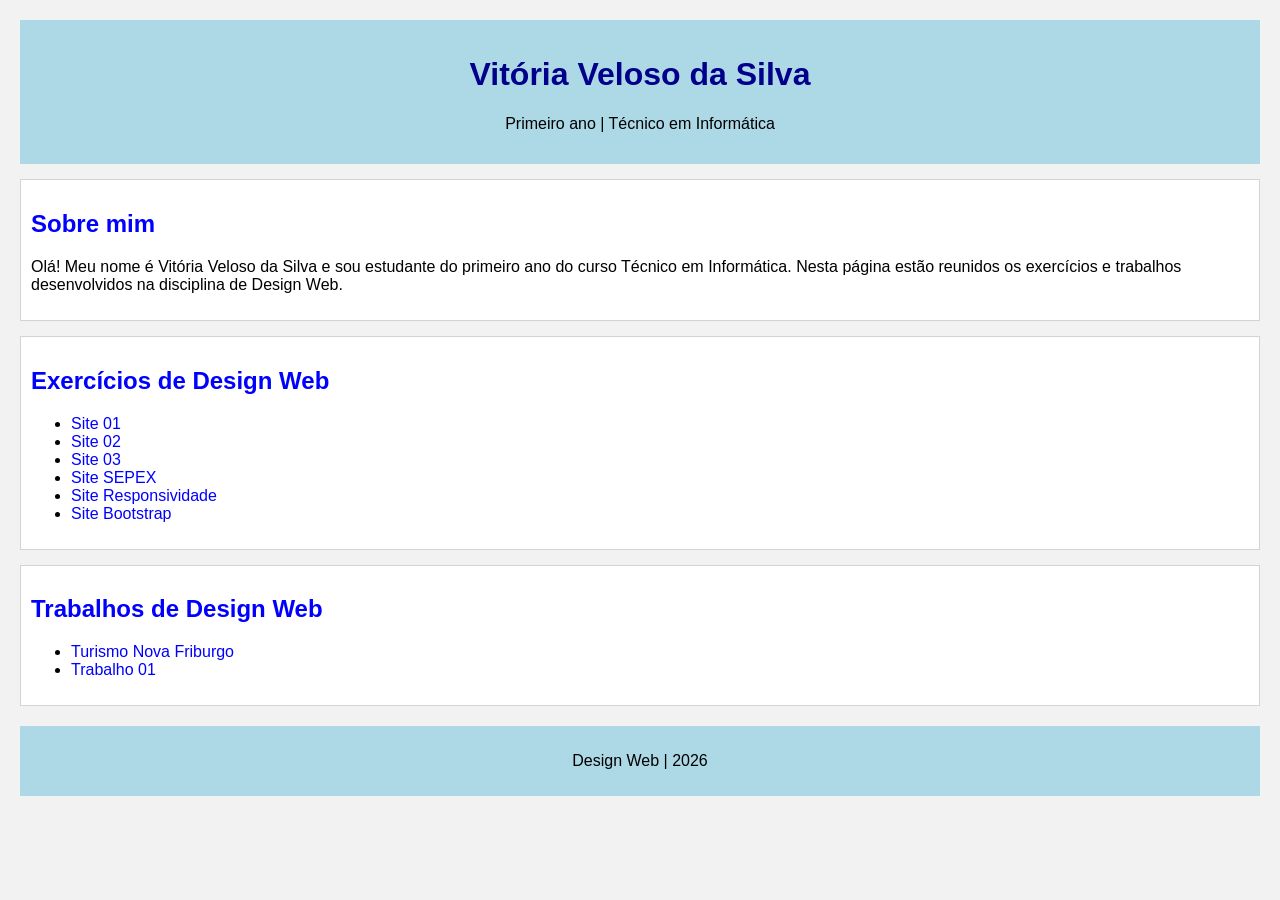
<file: index.html>
<!DOCTYPE html>
<html lang="pt-BR">
<head>
    <meta charset="UTF-8">
    <meta name="viewport" content="width=device-width, initial-scale=1.0">
    <title>Vitória Veloso | Design Web</title>
    <link rel="stylesheet" href="css/estilo.css">
</head>
<body>

    <header>
        <h1>Vitória Veloso da Silva</h1>
        <p>Primeiro ano | Técnico em Informática</p>
    </header>

    <main>
        <section>
            <h2>Sobre mim</h2>
            <p>
                Olá! Meu nome é Vitória Veloso da Silva e sou estudante do
                primeiro ano do curso Técnico em Informática. Nesta página estão
                reunidos os exercícios e trabalhos desenvolvidos na disciplina de Design Web.
            </p>
        </section>

        <section>
            <h2>Exercícios de Design Web</h2>
            <ul>
                <li><a href="Site01/index.html">Site 01</a></li>
                <li><a href="site02/index.html">Site 02</a></li>
                <li><a href="Site03/index.html">Site 03</a></li>
                <li><a href="SEPEX/index.html">Site SEPEX</a></li>
                <li><a href="responsividade/index.html">Site Responsividade</a></li>
                <li><a href="siteBootstrap/index.html">Site Bootstrap</a></li>
            </ul>
        </section>

        <section>
            <h2>Trabalhos de Design Web</h2>
            <ul>
                <li><a href="turismo-nova-friburgo/index.html">Turismo Nova Friburgo</a></li>
                <li><a href="trabalho01/index.html">Trabalho 01</a></li>
            </ul>
        </section>
    </main>

    <footer>
        <p>Design Web | 2026</p>
    </footer>

</body>
</html>
</file>
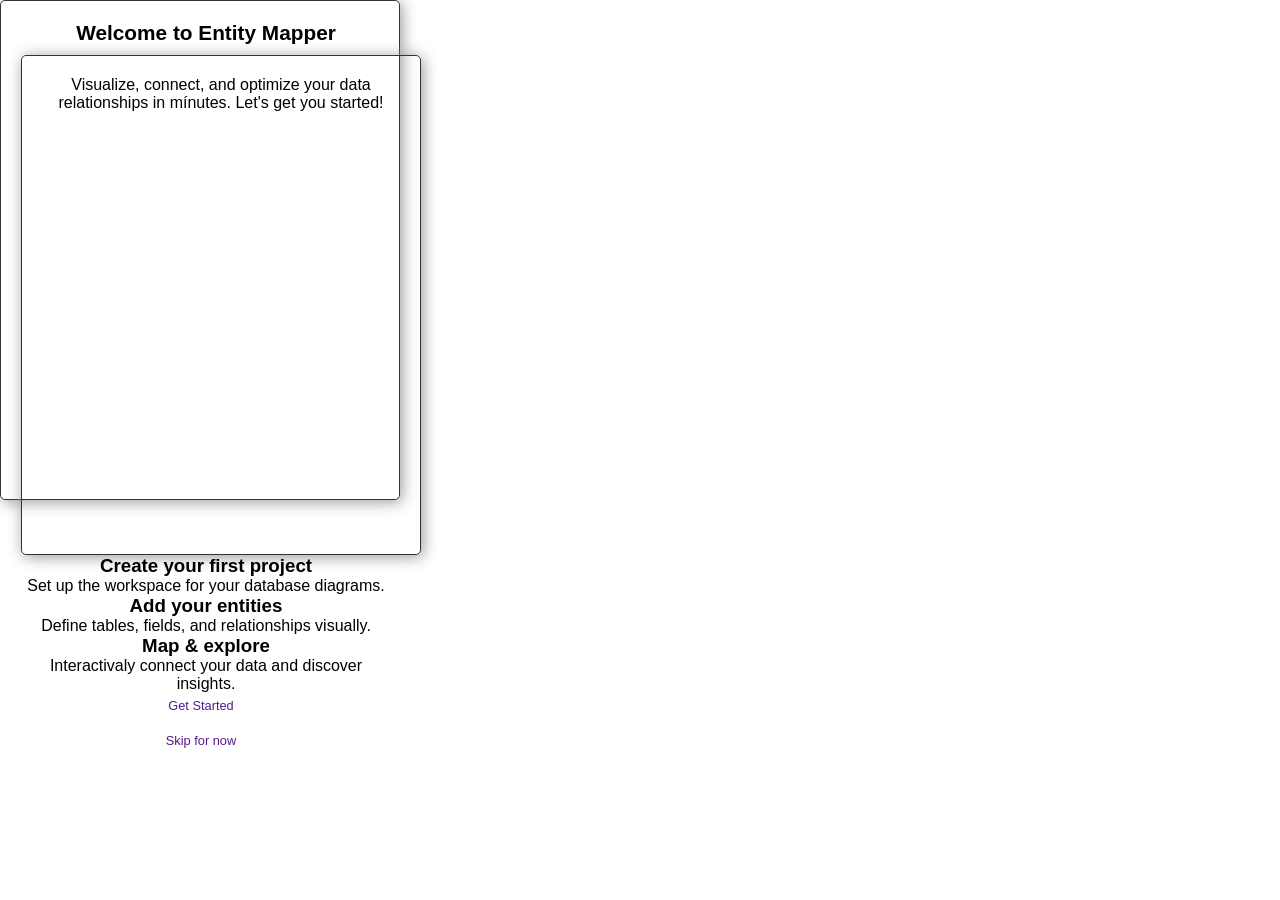
<file: aula2409/index.html>
<!DOCTYPE html>
<html lang="pt-br">
<head>
    <meta charset="UTF-8">
    <title>Welcome to Entity Mapper</title>
    <link rel="stylesheet" href="css/estilo.css">
</head>
<body>
    <div class="card"> 
        <div class="card-head">
            <i class="fa-solid fa-1"></i>
            <h1 class="card-title">Welcome to Entity Mapper</h1> 
            <p class="card subtitle">Visualize, connect, and optimize your data relationships in mínutes. Let's get you started!<p>
        </div>
         <div class="card-body"> 

        <div class="card-head">
            <ol class="card-steeps">
                <li>
                    <i class="fa-solid fa-1"></i>
                    <h3 class="card-steep-title">Create your first project</h3>
                    <p class="card-steep-description">Set up the workspace for your database diagrams.</p>
                </li>
                 <li>
                    <i class="fa-solid fa-2"></i>
                    <h3 class="card-steep-title">Add your entities</h3>
                    <p class="card-steep-description">Define tables, fields, and relationships visually.</p>
                </li>
                 <li>
                    <i class="fa-solid fa-3"></i>
                    <h3 class="card-steep-title">Map & explore</h3>
                    <p class="card-steep-description">Interactivaly connect your data and discover insights.</p>
                </li>
            </ol>
        </div>

        <div class="card-ctrl">
            <a href="" class="btn btn success">Get Started</a>
             <a href="" class="btn btn secundary">Skip for now</a>
        </div>
    </div>
</body>
</html>
</file>
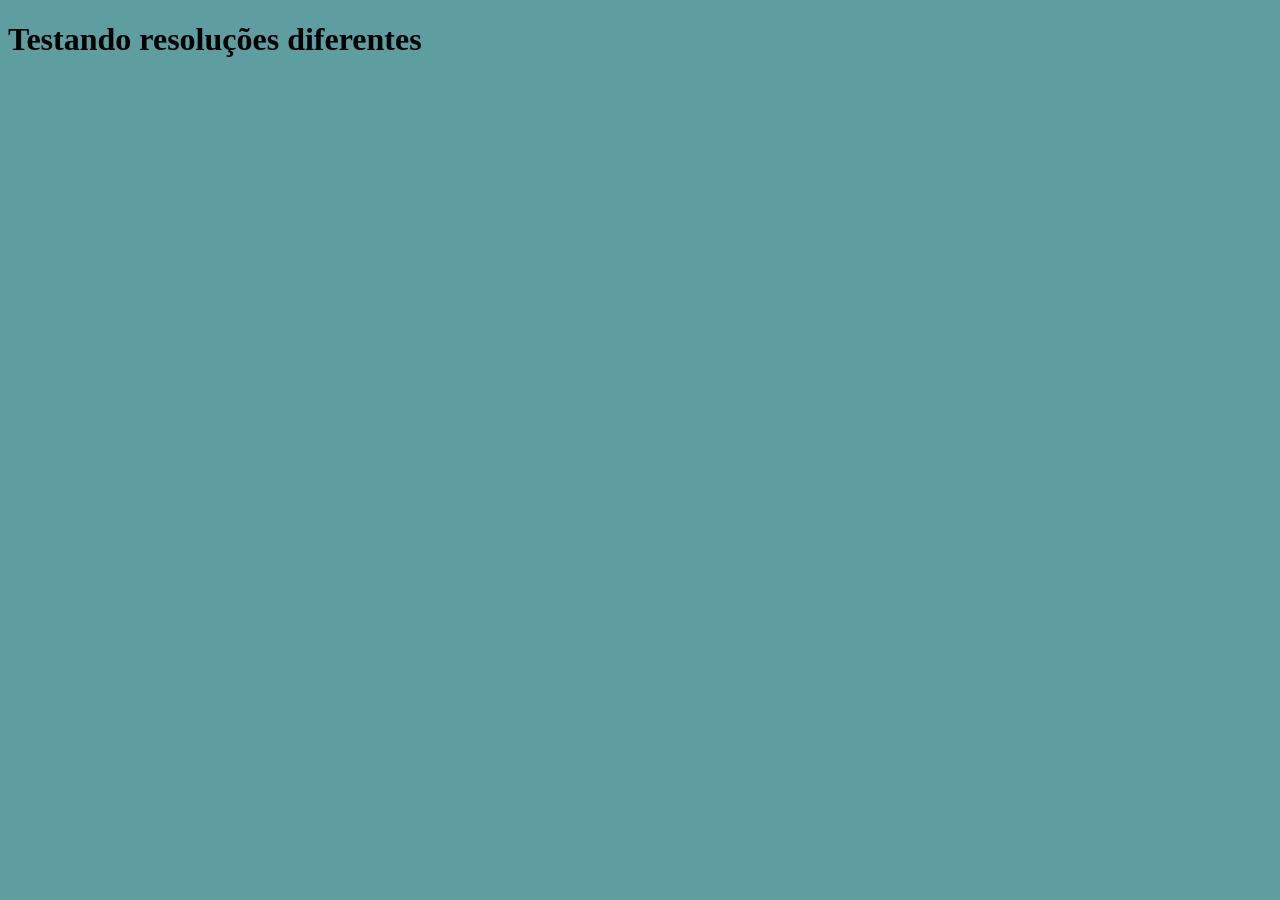
<file: responsividade/index.html>
<!DOCTYPE html>
<html lang="pt-br">
<head>
    <meta charset="UTF-8">
    <meta name="viewport" content="width=device-width, initial-scale=1.0">
    <link rel="stylesheet" href="CSS/estilo.css">
    <title>Document</title>
</head>
<body>
    <h1>Testando resoluções diferentes</h1>
</body>
</html>
</file>
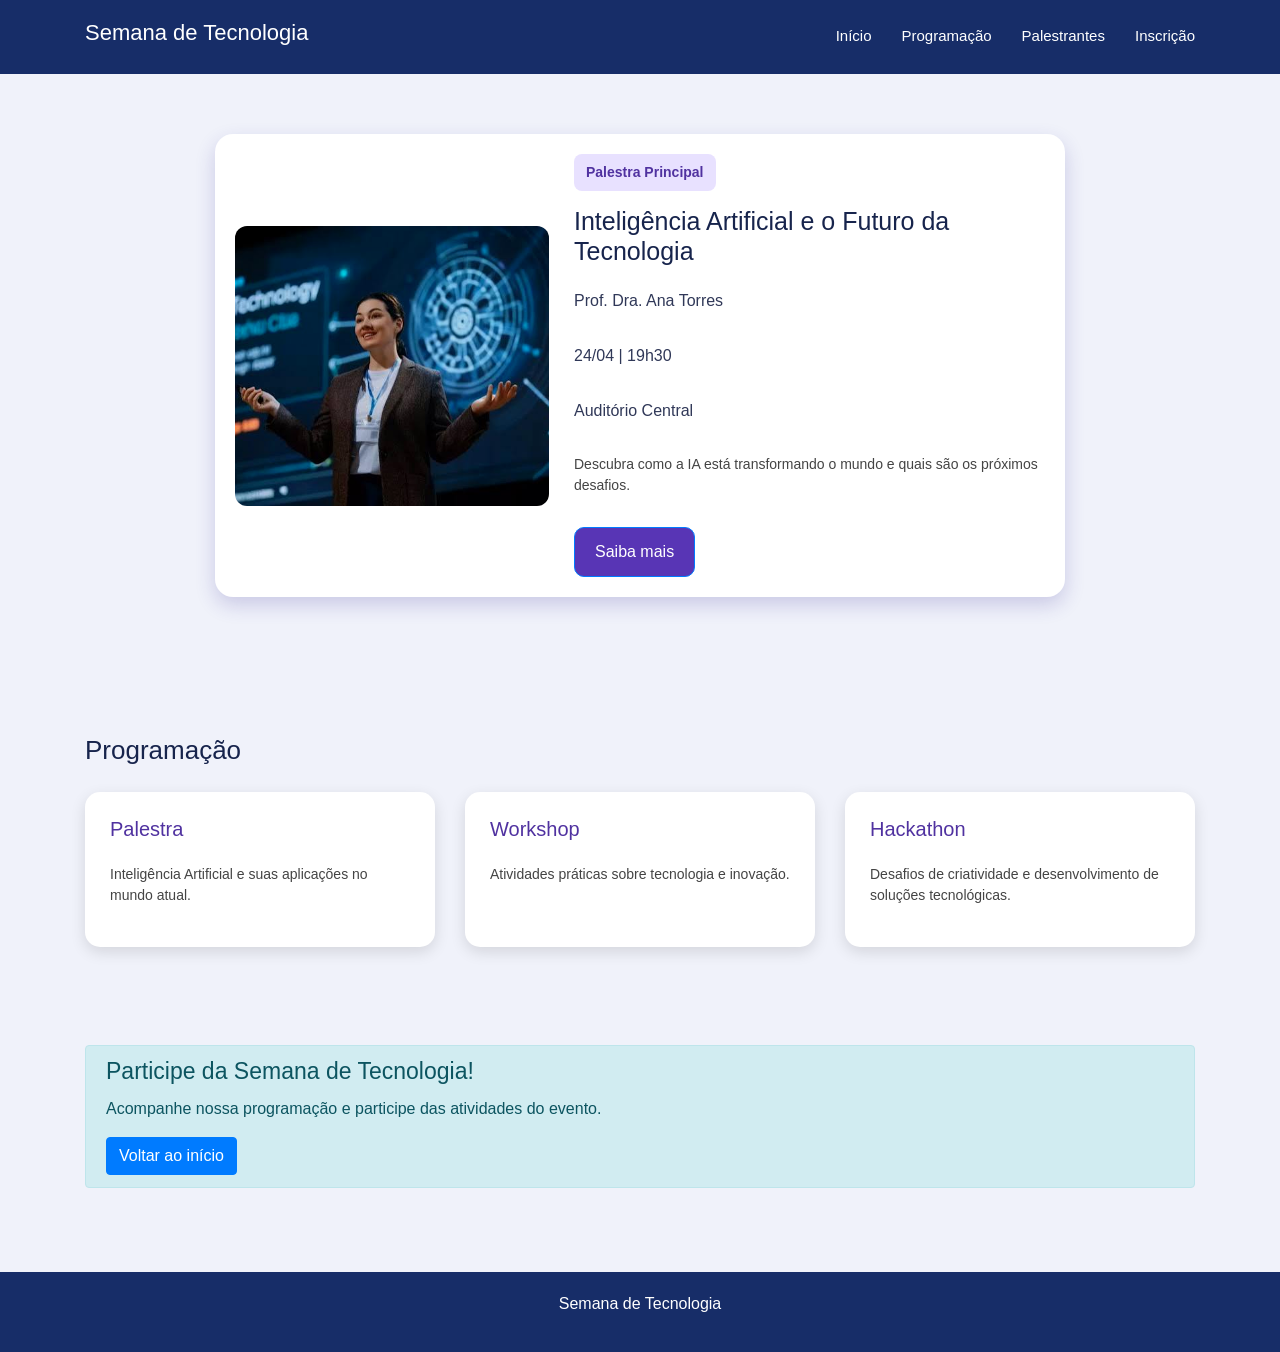
<file: Revisao3/index.html>
<!DOCTYPE html>
<html lang="pt-br">
<head>
    <meta charset="UTF-8">
    <meta name="viewport" content="width=device-width, initial-scale=1.0">
    <title>Semana de Tecnologia</title>
    <link rel="stylesheet" href="CSS/bootstrap.min.css">
    <link rel="stylesheet" href="CSS/estilo.css">
</head>
<body>
    <header class="cabecalho" id="inicio">
        <nav class="menu container">
            <h2 class="menu__logo">
                Semana de Tecnologia
            </h2>
            <ul class="menu__lista">
                <li><a href="#inicio">Início</a></li>
                <li><a href="#programacao">Programação</a></li>
                <li><a href="#palestrantes">Palestrantes</a></li>
                <li><a href="#inscricao">Inscrição</a></li>
            </ul>
        </nav>
    </header>

    <main class="container">
        <section class="destaque" id="palestrantes">
            <article class="destaque__card">
                <div class="destaque__imagem">
                    <img src="imagens/mulherPalestra.jpg" alt="Professora Ana Torres apresentando uma palestra">
                </div>
                <div class="destaque__conteudo">
                    <span class="destaque__etiqueta">
                        Palestra Principal
                    </span>
                    <h1>Inteligência Artificial e o Futuro da Tecnologia</h1>
                    <p class="destaque__palestrante">Prof. Dra. Ana Torres</p>
                    <p class="destaque__data">24/04 | 19h30</p>
                    <p class="destaque__local">Auditório Central</p>
                    <p class="destaque__descricao"> Descubra como a IA está transformando o mundo e quais são os próximos desafios.</p>
                    <a href="#programacao" class="destaque__botao btn btn-primary">Saiba mais</a>
                </div>
            </article>
        </section>
        <section class="programacao mt-5" id="programacao">
            <h2 class="programacao__titulo">Programação</h2>
            <div class="row g-4">
                <div class="col-12 col-md-6 col-lg-4">
                    <article class="programacao__card">
                        <h3 class="programacao__subtitulo">Palestra</h3>
                        <p>Inteligência Artificial e suas aplicações no mundo atual.</p>
                    </article>
                </div>
                <div class="col-12 col-md-6 col-lg-4">
                    <article class="programacao__card">
                        <h3 class="programacao__subtitulo"> Workshop</h3>
                        <p>Atividades práticas sobre tecnologia e inovação.</p>
                    </article>
                </div>
                <div class="col-12 col-md-6 col-lg-4">
                    <article class="programacao__card">
                        <h3 class="programacao__subtitulo">Hackathon</h3>
                        <p> Desafios de criatividade e desenvolvimento de soluções tecnológicas.</p>
                    </article>
                </div>
            </div>
        </section>
        <section class="inscricao mt-5 mb-5" id="inscricao">
            <div class="alert alert-info" role="alert">
                <h2 class="inscricao__titulo">Participe da Semana de Tecnologia!</h2>
                <p>Acompanhe nossa programação e participe das atividades do evento.</p>
                <a href="#inicio" class="btn btn-primary">Voltar ao início</a>
            </div>
        </section>
    </main>

    <footer class="rodape">
        <p>Semana de Tecnologia</p>
    </footer>

</body>
</html
</file>
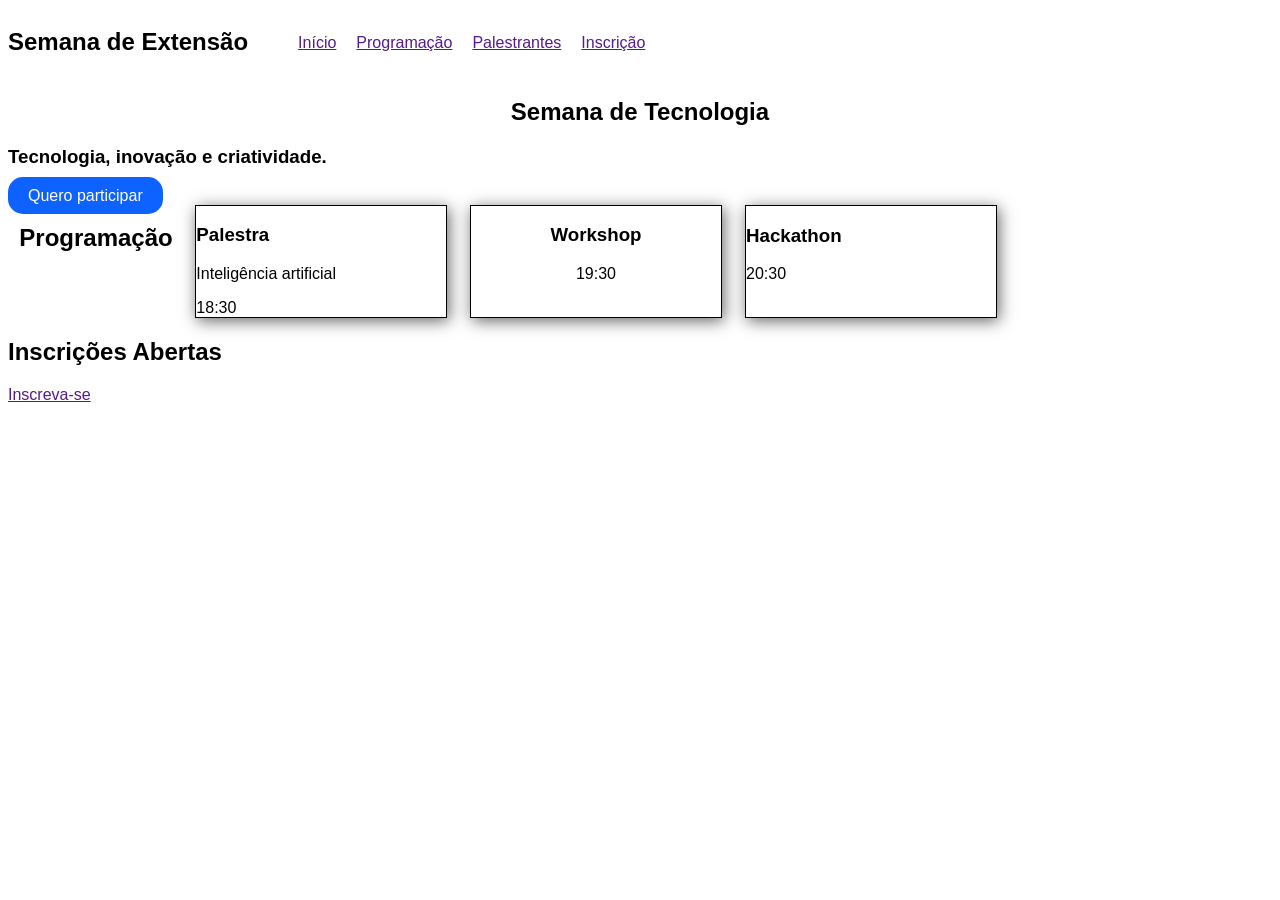
<file: SEPEX/index.html>
<!DOCTYPE html>
<html lang="pt-br">
<head>
    <meta charset="UTF-8">
    <meta name="viewport" content="width=device-width, initial-scale=1.0">
    <link rel="stylesheet" href="css/estilo.css">
    <title>SEPEX</title>

</head>
<body>
    <header>
        <h2>Semana de Extensão</h2>
        <nav>
            <ul>
                <li> <a href="">Início</a> </li>
                <li> <a href="">Programação</a> </li>
                <li> <a href="">Palestrantes</a> </li>
                <li> <a href="">Inscrição</a> </li>
            </ul>
        </nav>
    </header>

    <main>
        <section class="hero">
            <h1>Semana de Tecnologia</h1>
            <h3>Tecnologia, inovação e criatividade.</h3>
             <a href="" class="botao">Quero participar</a>
        </section>

        <section class="programacao">
            <h1>Programação</h1>
             <article class="card">
                <h3>Palestra</h3>
                <p>Inteligência artificial</p>
                <span>18:30</span>
            </article>

            <article class="conteudo">
                <h3>Workshop</h3>
                <p></p>
                <span>19:30</span>
            </article>

            <article class="destaque">
                <h3>Hackathon</h3>
                <p></p>
                <span>20:30</span>
            </article>
        </section>
    </main>

    <footer>
        <h2>Inscrições Abertas</h2>
        <a href="">Inscreva-se</a>
    </footer>
</body>
</html>
</file>
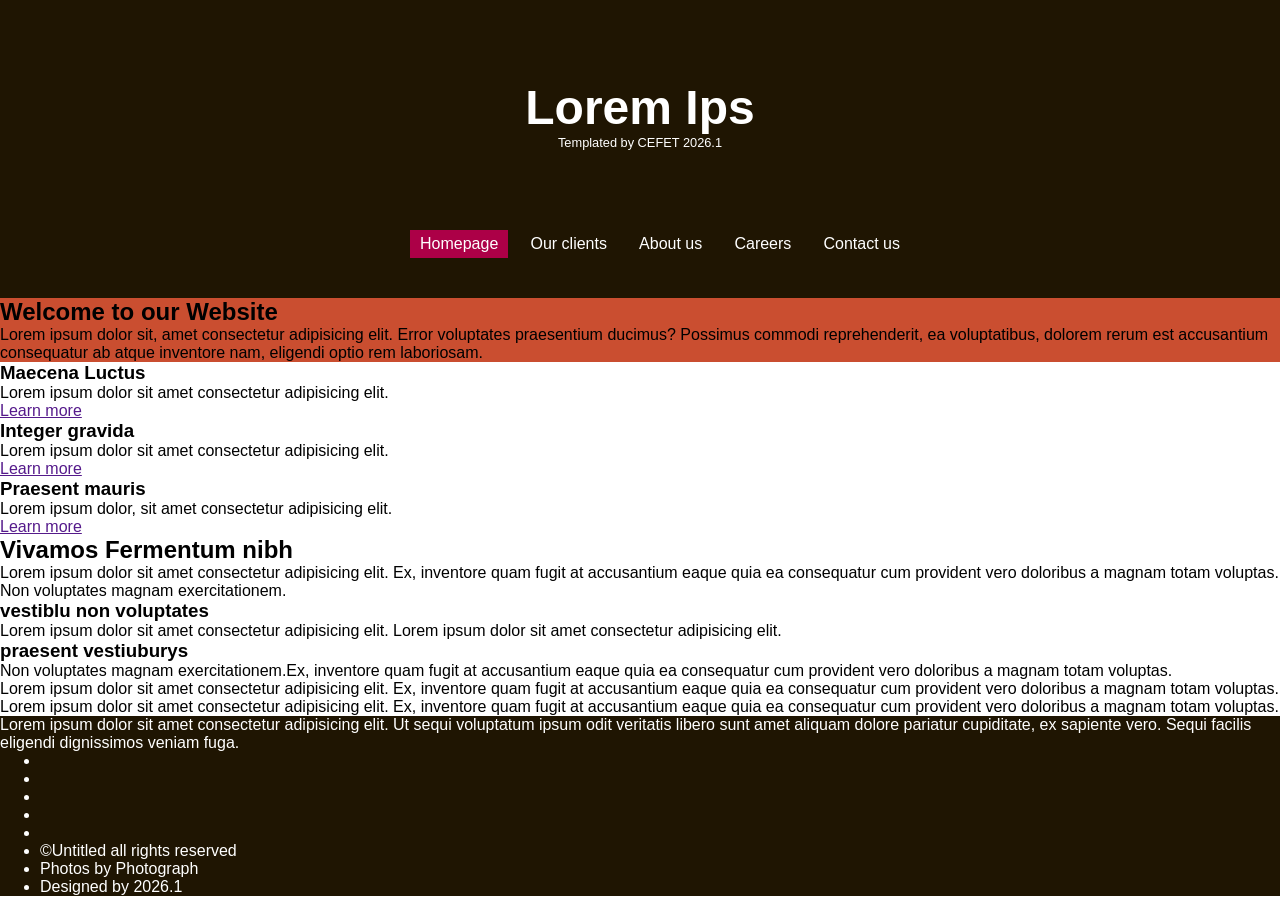
<file: Site01/index.html>
<!DOCTYPE html>
<html lang="pt-br">
<head>
    <meta charset="UTF-8">
    <title>Lorem Ips</title>
    <link rel="stylesheet" href="css/style.css">
</head>
<body>

    <header>
        <h1>Lorem Ips</h1>
        <p>Templated by CEFET 2026.1</p>
        <nav>
             <ul>
                <li>
                  <a href="">Homepage</a>
                </li>
            
                <li>
                  <a href="">Our clients</a>
                </li>
            
                <li>
                  <a href="">About us</a>
                </li>

                <li>
                  <a href="">Careers</a>
                </li>

                <li>
                  <a href="">Contact us</a>
                </li>
            </ul>
        </nav>
    </header> 

    <main>
        <section class="laranja">
            <h2>Welcome to our Website</h2>
            <p>Lorem ipsum dolor sit, amet consectetur adipisicing elit. Error voluptates praesentium ducimus? 
            Possimus commodi reprehenderit, ea voluptatibus, dolorem rerum est accusantium consequatur ab atque 
            inventore nam, eligendi optio rem laboriosam.</p>
        </section>

        <section class="branca">
            <section>
                <div class="box">
                    <i></i>
                    <h3>Maecena Luctus</h3>
                    <p>Lorem ipsum dolor sit amet consectetur adipisicing elit.</p>
                    <a href="">Learn more</a>
                </div>
                <div class="box">
                    <i></i>
                    <h3>Integer gravida</h3>
                    <p>Lorem ipsum dolor sit amet consectetur adipisicing elit.</p>
                    <a href="">Learn more</a>
                </div>
                <div class="box">
                    <i></i>
                    <h3>Praesent mauris</h3>
                    <p>Lorem ipsum dolor, sit amet consectetur adipisicing elit.</p>
                    <a href="">Learn more</a>
                </div>
            </section>

            <section>
                <h2>Vivamos Fermentum nibh</h2>
                <p>Lorem ipsum dolor sit amet consectetur adipisicing elit. Ex, inventore quam fugit at accusantium eaque quia ea consequatur cum provident vero doloribus a magnam totam voluptas. Non voluptates magnam exercitationem.</p>
                <div>
                    <h3>vestiblu non voluptates</h3>
                    <p>Lorem ipsum dolor sit amet consectetur adipisicing elit. Lorem ipsum dolor sit amet consectetur adipisicing elit.</p>
                    <a href=""></a>
                </div>
                <div>
                    <h3>praesent vestiuburys</h3>
                    <p> Non voluptates magnam exercitationem.Ex, inventore quam fugit at accusantium eaque quia ea consequatur cum provident vero doloribus a magnam totam voluptas. </p>
                    <a href=""></a>
                </div>
                <div>
                    <h3></h3>
                    <p>Lorem ipsum dolor sit amet consectetur adipisicing elit. Ex, inventore quam fugit at accusantium eaque quia ea consequatur cum provident vero doloribus a magnam totam voluptas.</p>
                    <a href=""></a>
                </div>
                <div>
                    <h3></h3>
                    <p>Lorem ipsum dolor sit amet consectetur adipisicing elit. Ex, inventore quam fugit at accusantium eaque quia ea consequatur cum provident vero doloribus a magnam totam voluptas.</p>
                    <a href=""></a>
                </div>
            </section>

        </section>
     </main> 
     <footer> 
        <p>Lorem ipsum dolor sit amet consectetur adipisicing elit. Ut sequi voluptatum ipsum odit veritatis libero sunt amet aliquam dolore pariatur cupiditate, ex sapiente vero. Sequi facilis eligendi dignissimos veniam fuga.</p>
        <nav>
            <ul>
                <li><a href=""><i></i></a></li>
                <li><a href=""><i></i></a></li>
                <li><a href=""><i></i></a></li>
                <li><a href=""><i></i></a></li>
                <li><a href=""><i></i></a></li>
            </ul>
            <ul>
                <li>&copy;Untitled all rights reserved</li>
                <li>Photos by Photograph</li>
                <li>Designed by 2026.1</li>
            </ul>
        </nav>
     </footer>
</body>
</html>
</file>
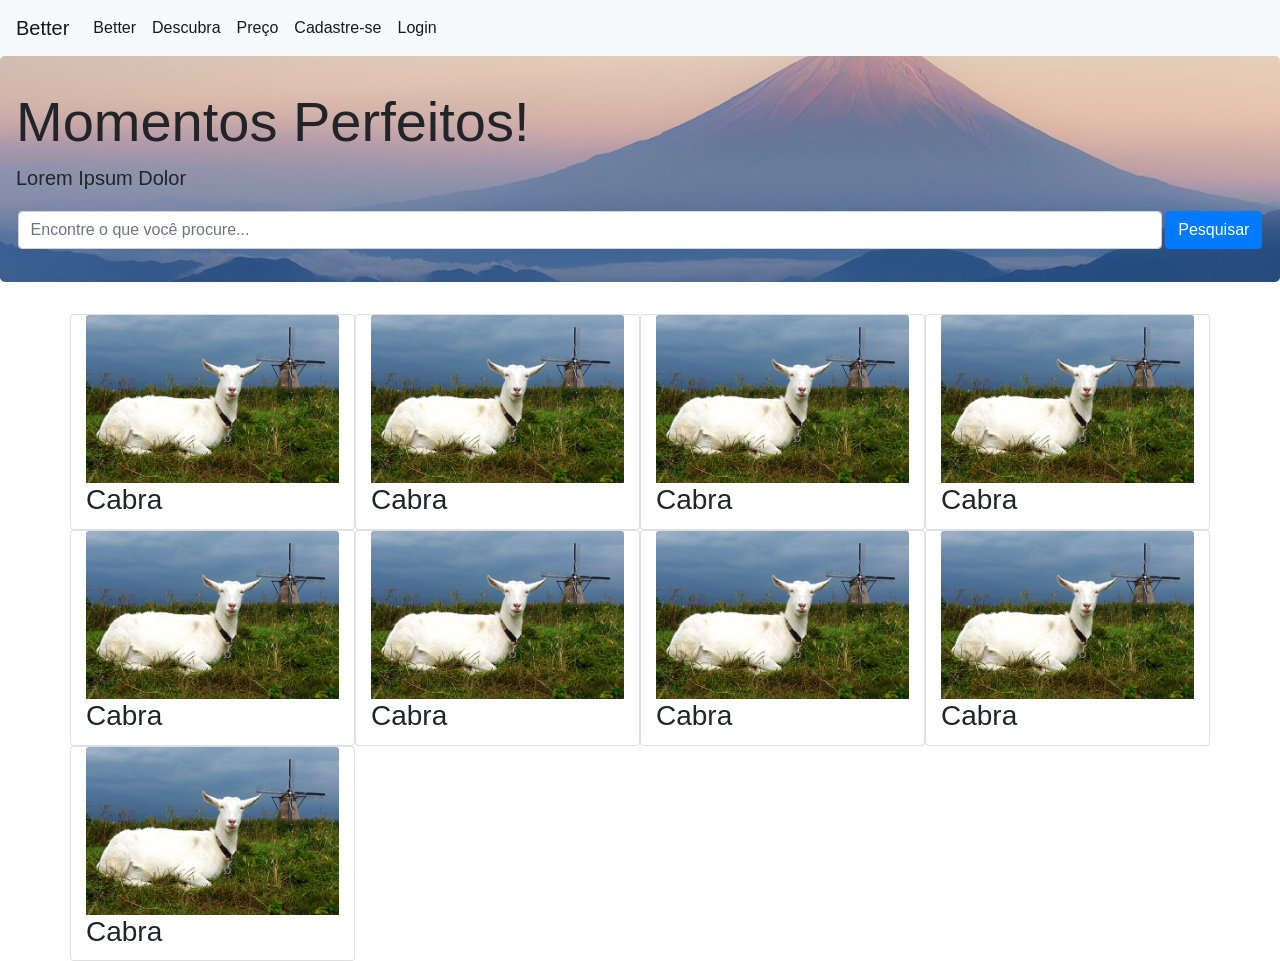
<file: siteBootstrap/index.html>
<!DOCTYPE html>
<html lang="pt-br">
<head>
    <meta charset="UTF-8">
    
    <link rel="stylesheet" href="./CSS/bootstrap.css">
    <link rel="stylesheet" href="./CSS/estilo.css">

    <title>Site Bootstrap</title>
</head>
<body>
<header>
    <nav class="navbar navbar-expand-lg navbar-light bg-light">
    <a class="navbar-brand" href="#">Better</a>
    <button class="navbar-toggler" type="button" data-toggle="collapse" data-target="#navbarSupportedContent" aria-controls="navbarSupportedContent" aria-expanded="false" aria-label="Toggle navigation">
        <span class="navbar-toggler-icon"></span>
    </button>
        <div class="collapse navbar-collapse" id="navbarSupportedContent">
            <ul class="navbar-nav mr-auto">
                <li class="nav-item active"><a class="nav-link" href="#">Better</a></li>
                <li class="nav-item active"><a class="nav-link" href="#">Descubra</a></li>
                <li class="nav-item active"><a class="nav-link" href="#">Preço</a></li>
                <li class="nav-item active"><a class="nav-link" href="#">Cadastre-se</a></li>
                <li class="nav-item active"><a class="nav-link" href="#">Login</a></li>
            </ul>
        </div>
    </nav>

    <div class="jumbotron">
        <h1 class="display-4">Momentos Perfeitos!</h1>
        <p class="lead">Lorem Ipsum Dolor</p>
        <form>
            <input type="search" class="form-control" placeholder="Encontre o que você procure...">
            <button class="btn btn-primary">Pesquisar</button>
        </form>
    </div>
</header>

<main>

    <div class="container">
        <div class="row">
            <div class="card col-12 col-sm-6 col-lg-4 col-xl-3">
                <img src="img/cabra.jpg" alt="" class="card-img-top">
                <h3 class="card-title">Cabra</h3>
            </div>
            <div class="card col-12 col-sm-6 col-lg-4 col-xl-3">
                <img src="img/cabra.jpg" alt="" class="card-img-top">
                <h3 class="card-title">Cabra</h3>
            </div>
            <div class="card col-12 col-sm-6 col-lg-4 col-xl-3">
                <img src="img/cabra.jpg" alt="" class="card-img-top">
                <h3 class="card-title">Cabra</h3>
            </div>
            <div class="card col-12 col-sm-6 col-lg-4 col-xl-3">
                <img src="img/cabra.jpg" alt="" class="card-img-top">
                <h3 class="card-title">Cabra</h3>
            </div>
            <div class="card col-12 col-sm-6 col-lg-4 col-xl-3">
                <img src="img/cabra.jpg" alt="" class="card-img-top">
                <h3 class="card-title">Cabra</h3>
            </div>
            <div class="card col-12 col-sm-6 col-lg-4 col-xl-3">
                <img src="img/cabra.jpg" alt="" class="card-img-top">
                <h3 class="card-title">Cabra</h3>
            </div>
            <div class="card col-12 col-sm-6 col-lg-4 col-xl-3">
                <img src="img/cabra.jpg" alt="" class="card-img-top">
                <h3 class="card-title">Cabra</h3>
            </div>
            <div class="card col-12 col-sm-6 col-lg-4 col-xl-3">
                <img src="img/cabra.jpg" alt="" class="card-img-top">
                <h3 class="card-title">Cabra</h3>
            </div>
            <div class="card col-12 col-sm-6 col-lg-4 col-xl-3">
                <img src="img/cabra.jpg" alt="" class="card-img-top">
                <h3 class="card-title">Cabra</h3>
            </div>
            </div>
        </div>
    </div>

</main>

    <script src="js/jquery.js"></script>
    <script src="js/bootstrap.js"></script>

</body>
</html>
</file>
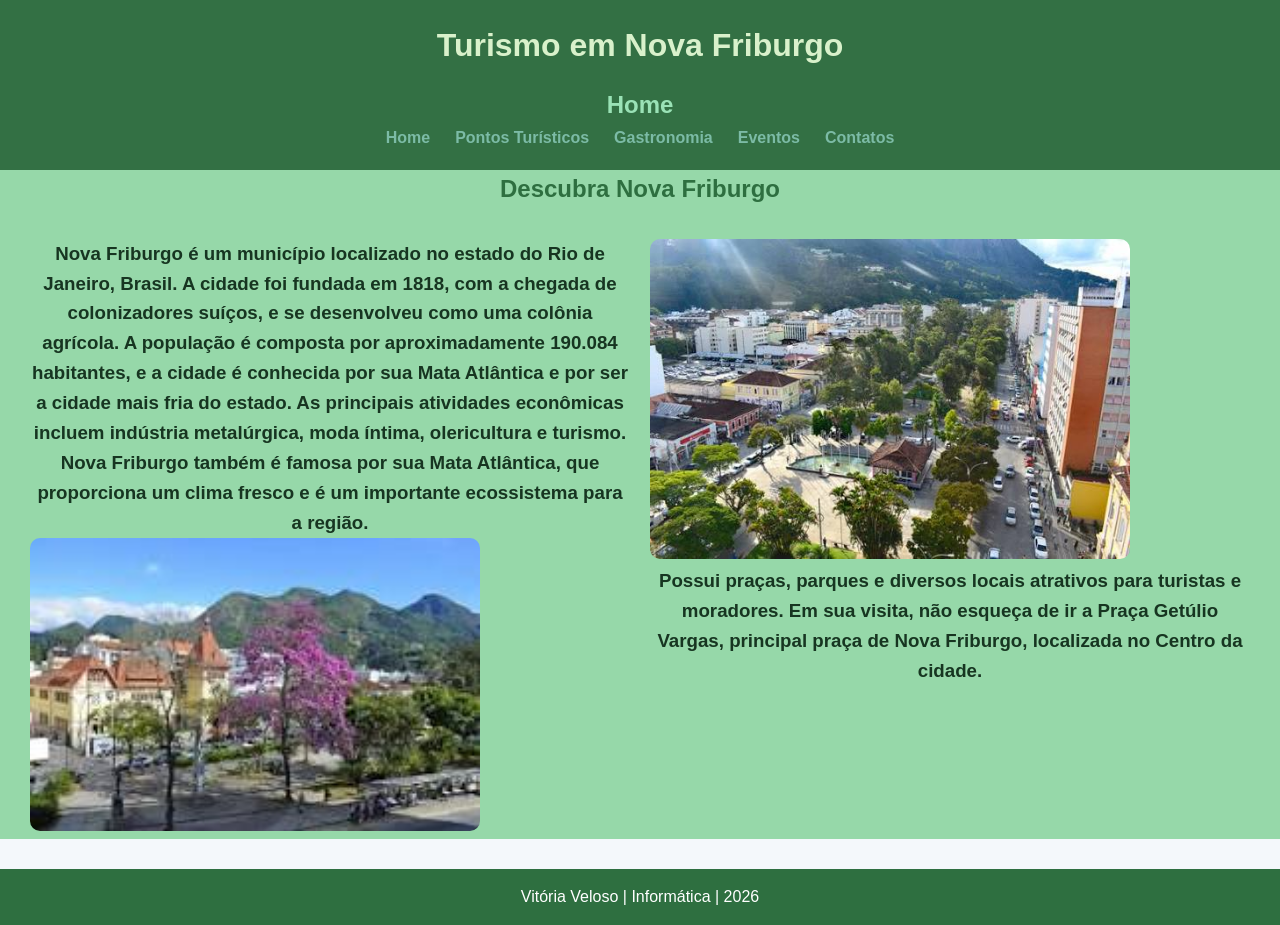
<file: turismo-nova-friburgo/index.html>
<!DOCTYPE html>
<html lang="pt-br">
    <head>
        <title>Turismo Nova Friburgo</title>
        <meta charset="UTF-8">
        <link rel="stylesheet" href="css/style.css">
    </head>
    <body> 
        <header> 
            <h1>Turismo em Nova Friburgo</h1>
            <h2>Home</h2>
            <nav> 
                <ul> 
                    <li>
                        <a href="index.html">Home</a>
                    </li>
                    <li>
                        <a href="pontos-turisticos.html">Pontos Turísticos</a>
                    </li>
                    <li>
                        <a href="gastronomia.html">Gastronomia</a>
                    </li>
                    <li>
                        <a href="eventos.html">Eventos</a>
                    </li>
                    <li>
                        <a href="contato.html">Contatos</a>
                    </li>
                </ul>
            </nav>

        </header>

        <main>
            <h2>Descubra Nova Friburgo</h2>
            <section class="colunas">
                <div class="esquerda">
                    <h3>Nova Friburgo é um município localizado no estado do 
                Rio de Janeiro, Brasil. A cidade foi fundada em 1818, 
                com a chegada de colonizadores suíços, e se desenvolveu 
                como uma colônia agrícola. A população é composta por 
                aproximadamente 190.084 habitantes, e a cidade é 
                conhecida por sua Mata Atlântica e por ser a cidade 
                mais fria do estado. As principais atividades econômicas 
                incluem indústria metalúrgica, moda íntima, olericultura e turismo. 
                Nova Friburgo também é famosa por sua Mata Atlântica, que proporciona 
                um clima fresco e é um importante ecossistema para a região.</h3>
                <img src="imagens/praca.jpg">
                </div>
                
                <div class="direita">
                     <img src="imagens/GVargas.jpg">
                     <h3>Possui praças, parques e diversos locais atrativos para turistas 
                        e moradores. Em sua visita, não esqueça de ir a Praça Getúlio Vargas, 
                        principal praça de Nova Friburgo, localizada no Centro da cidade.</h3>
                </div>
            </section>
        </main>

        <footer>
            <p> Vitória Veloso | Informática | 2026 </p>
        </footer>
    </body>
</html>
</file>
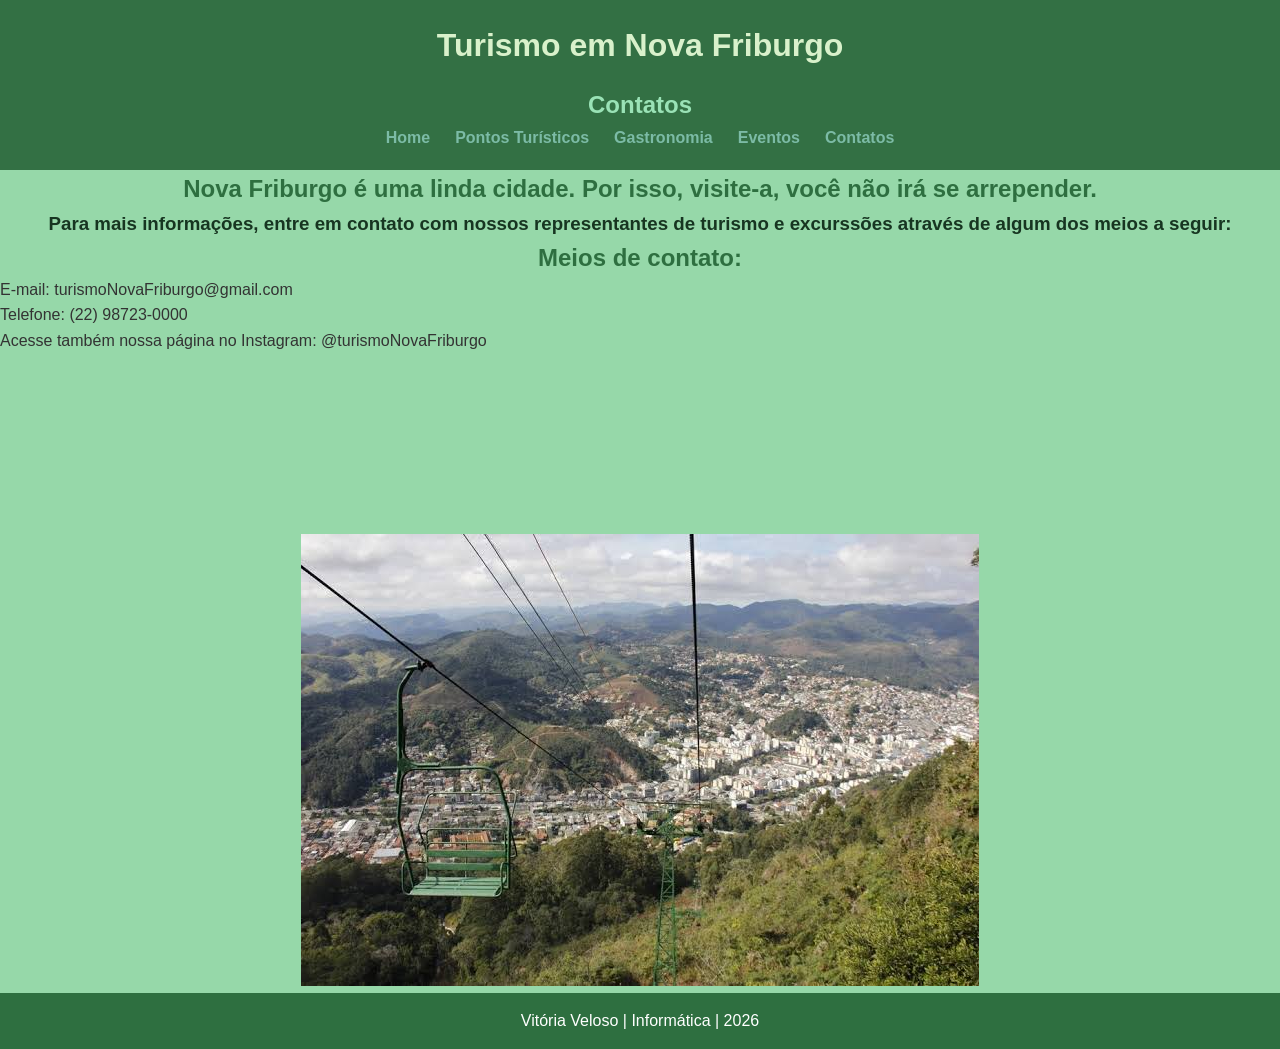
<file: turismo-nova-friburgo/contato.html>
<!DOCTYPE html>
<html lang="pt-br">
    <head>
        <title>Turismo Nova Friburgo</title>
        <meta charset="UTF-8">
        <link rel="stylesheet" href="css/style.css">
    </head>
    <body> 
        <header> 
            <h1>Turismo em Nova Friburgo</h1>
            <h2>Contatos</h2>
            <nav> 
                <ul> 
                    <li>
                        <a href="index.html">Home</a>
                    </li>
                    <li>
                        <a href="pontos-turisticos.html">Pontos Turísticos</a>
                    </li>
                    <li>
                        <a href="gastronomia.html">Gastronomia</a>
                    </li>
                    <li>
                        <a href="eventos.html">Eventos</a>
                    </li>
                    <li>
                        <a href="contato.html">Contatos</a>
                    </li>
                </ul>
            </nav>

        </header>

        <main>
            <h2>Nova Friburgo é uma linda cidade. Por isso, visite-a, você não irá se arrepender.</h2>
            <h3>Para mais informações, entre em contato com nossos representantes de turismo
                e excurssões através de algum dos meios a seguir:</h3>
                <ul> <h2>Meios de contato:</h2>
                    <li>E-mail: turismoNovaFriburgo@gmail.com</li>
                    <li>Telefone: (22) 98723-0000</li>
                    <li>Acesse também nossa página no Instagram: @turismoNovaFriburgo</li>
                </ul>
                <div class="caixa">
                     <img src="imagens/friburgo.jpg" alt="A cidade maravilhosa.">
                </div>
                
        </main>

        <footer>
            <p> Vitória Veloso | Informática | 2026 </p>
        </footer>
    </body>
</html>
</file>
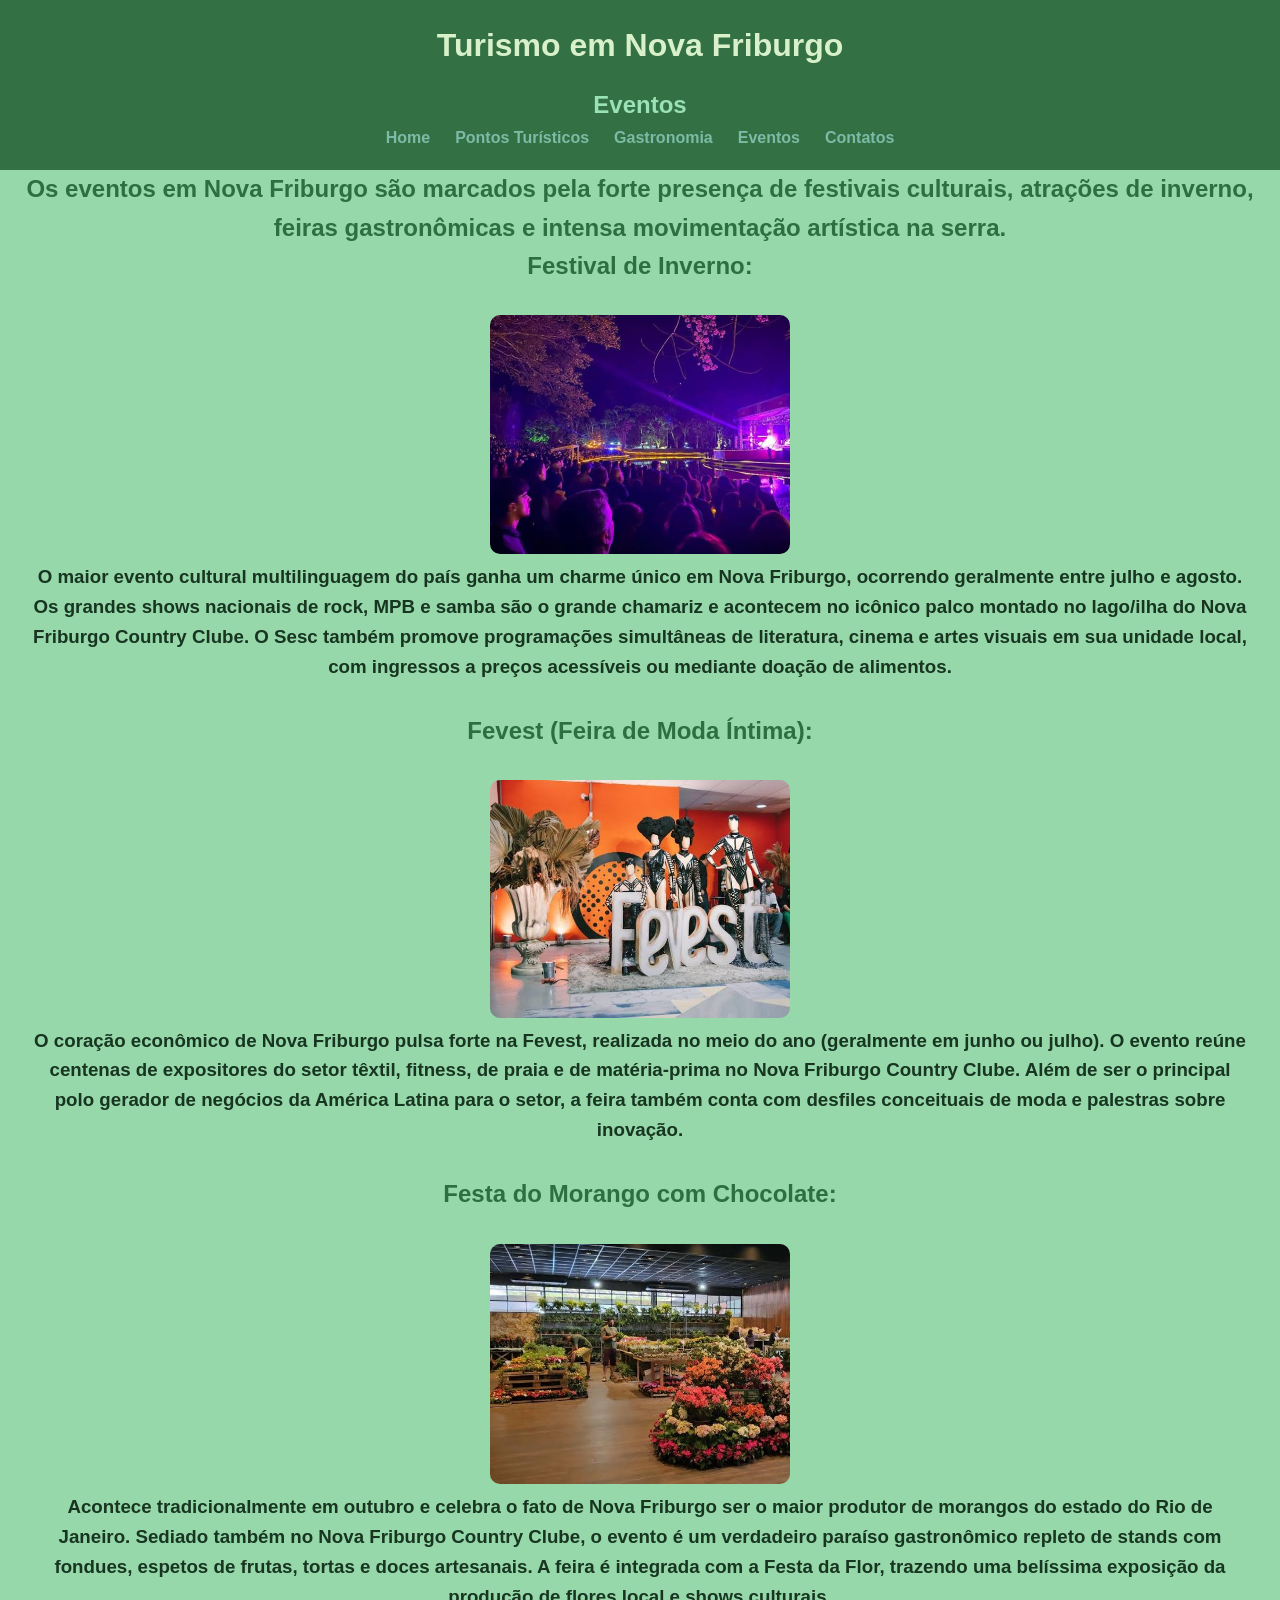
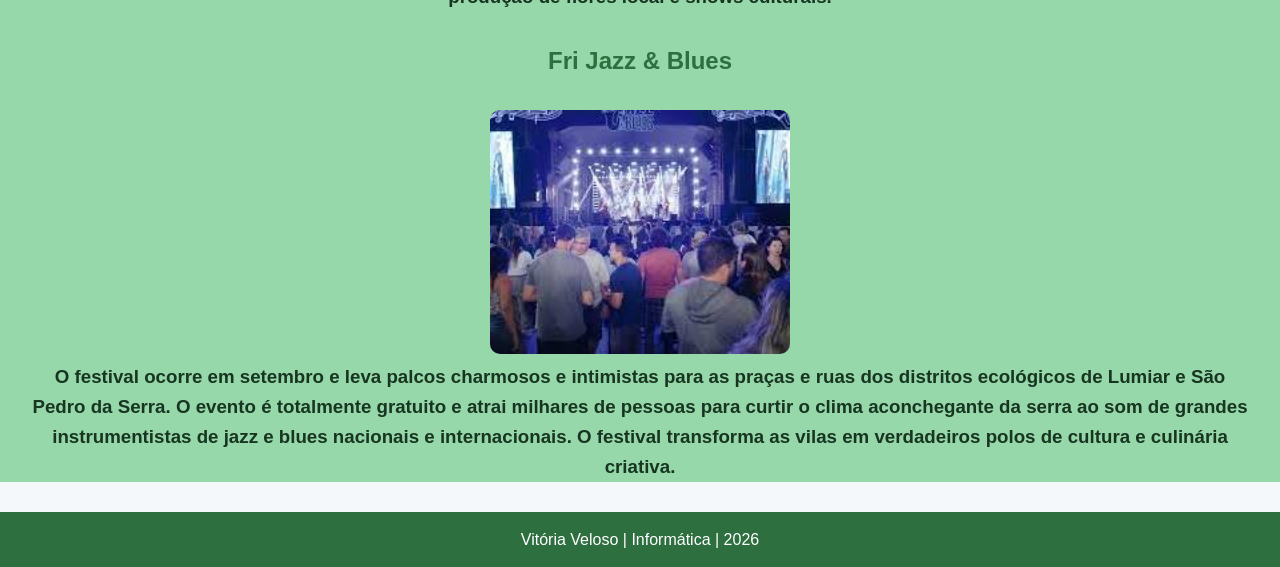
<file: turismo-nova-friburgo/eventos.html>
<!DOCTYPE html>
<html lang="pt-br">
    <head>
        <title>Turismo Nova Friburgo</title>
        <meta charset="UTF-8">
        <link rel="stylesheet" href="css/style.css">
    </head>
    <body> 
        <header> 
            <h1>Turismo em Nova Friburgo</h1>
            <h2>Eventos</h2>
            <nav> 
                <ul> 
                    <li>
                        <a href="index.html">Home</a>
                    </li>
                    <li>
                        <a href="pontos-turisticos.html">Pontos Turísticos</a>
                    </li>
                    <li>
                        <a href="gastronomia.html">Gastronomia</a>
                    </li>
                    <li>
                        <a href="eventos.html">Eventos</a>
                    </li>
                    <li>
                        <a href="contato.html">Contatos</a>
                    </li>
                </ul>
            </nav>
        </header>

        <main>
            <h2>Os eventos em Nova Friburgo são marcados pela forte presença de 
                festivais culturais, atrações de inverno, feiras gastronômicas e 
                intensa movimentação artística na serra. 
            </h2>
            <ul>
                <li><h2>Festival de Inverno:</h2></li>
                <section class="ponto">
                    <img src="imagens/festivaLInverno.jpg">
                    <h3>O maior evento cultural multilinguagem do país ganha um charme 
                        único em Nova Friburgo, ocorrendo geralmente entre julho e agosto. 
                        Os grandes shows nacionais de rock, MPB e samba são o grande chamariz 
                        e acontecem no icônico palco montado no lago/ilha do 
                        Nova Friburgo Country Clube. O Sesc também promove programações 
                        simultâneas de literatura, cinema e artes visuais em sua unidade local, 
                        com ingressos a preços acessíveis ou mediante doação de alimentos.
                    </h3>
                </section>

                <li><h2>Fevest (Feira de Moda Íntima):</h2></li>
                <section class="ponto">
                    <img src="imagens/fevest.jpg">
                    <h3>O coração econômico de Nova Friburgo pulsa forte na Fevest, realizada 
                        no meio do ano (geralmente em junho ou julho). O evento reúne centenas 
                        de expositores do setor têxtil, fitness, de praia e de matéria-prima 
                        no Nova Friburgo Country Clube. Além de ser o principal polo gerador de 
                        negócios da América Latina para o setor, a feira também conta com desfiles 
                        conceituais de moda e palestras sobre inovação.
                    </h3>
                </section>

                <li><h2>Festa do Morango com Chocolate:</h2></li>
                <section class="ponto">
                    <img src="imagens/festaMorangoChoc.jpg">
                    <h3>Acontece tradicionalmente em outubro e celebra o fato de Nova Friburgo ser 
                        o maior produtor de morangos do estado do Rio de Janeiro. Sediado também 
                        no Nova Friburgo Country Clube, o evento é um verdadeiro paraíso gastronômico 
                        repleto de stands com fondues, espetos de frutas, tortas e doces artesanais. 
                        A feira é integrada com a Festa da Flor, trazendo uma belíssima exposição da produção 
                        de flores local e shows culturais.
                    </h3>
                </section>

                <li><h2>Fri Jazz & Blues</h2></li>
                <section class="ponto">
                    <img src="imagens/friJazzBlues.jpg">
                    <h3>O festival ocorre em setembro e leva palcos charmosos e intimistas para as praças e 
                        ruas dos distritos ecológicos de Lumiar e São Pedro da Serra. O evento é totalmente 
                        gratuito e atrai milhares de pessoas para curtir o clima aconchegante da serra ao 
                        som de grandes instrumentistas de jazz e blues nacionais e internacionais. O festival 
                        transforma as vilas em verdadeiros polos de cultura e culinária criativa.
                    </h3>
                </section>
               
            </ul>
        </main>

        <footer>
            <p> Vitória Veloso | Informática | 2026 </p>
        </footer>
    </body>
</html>
</file>
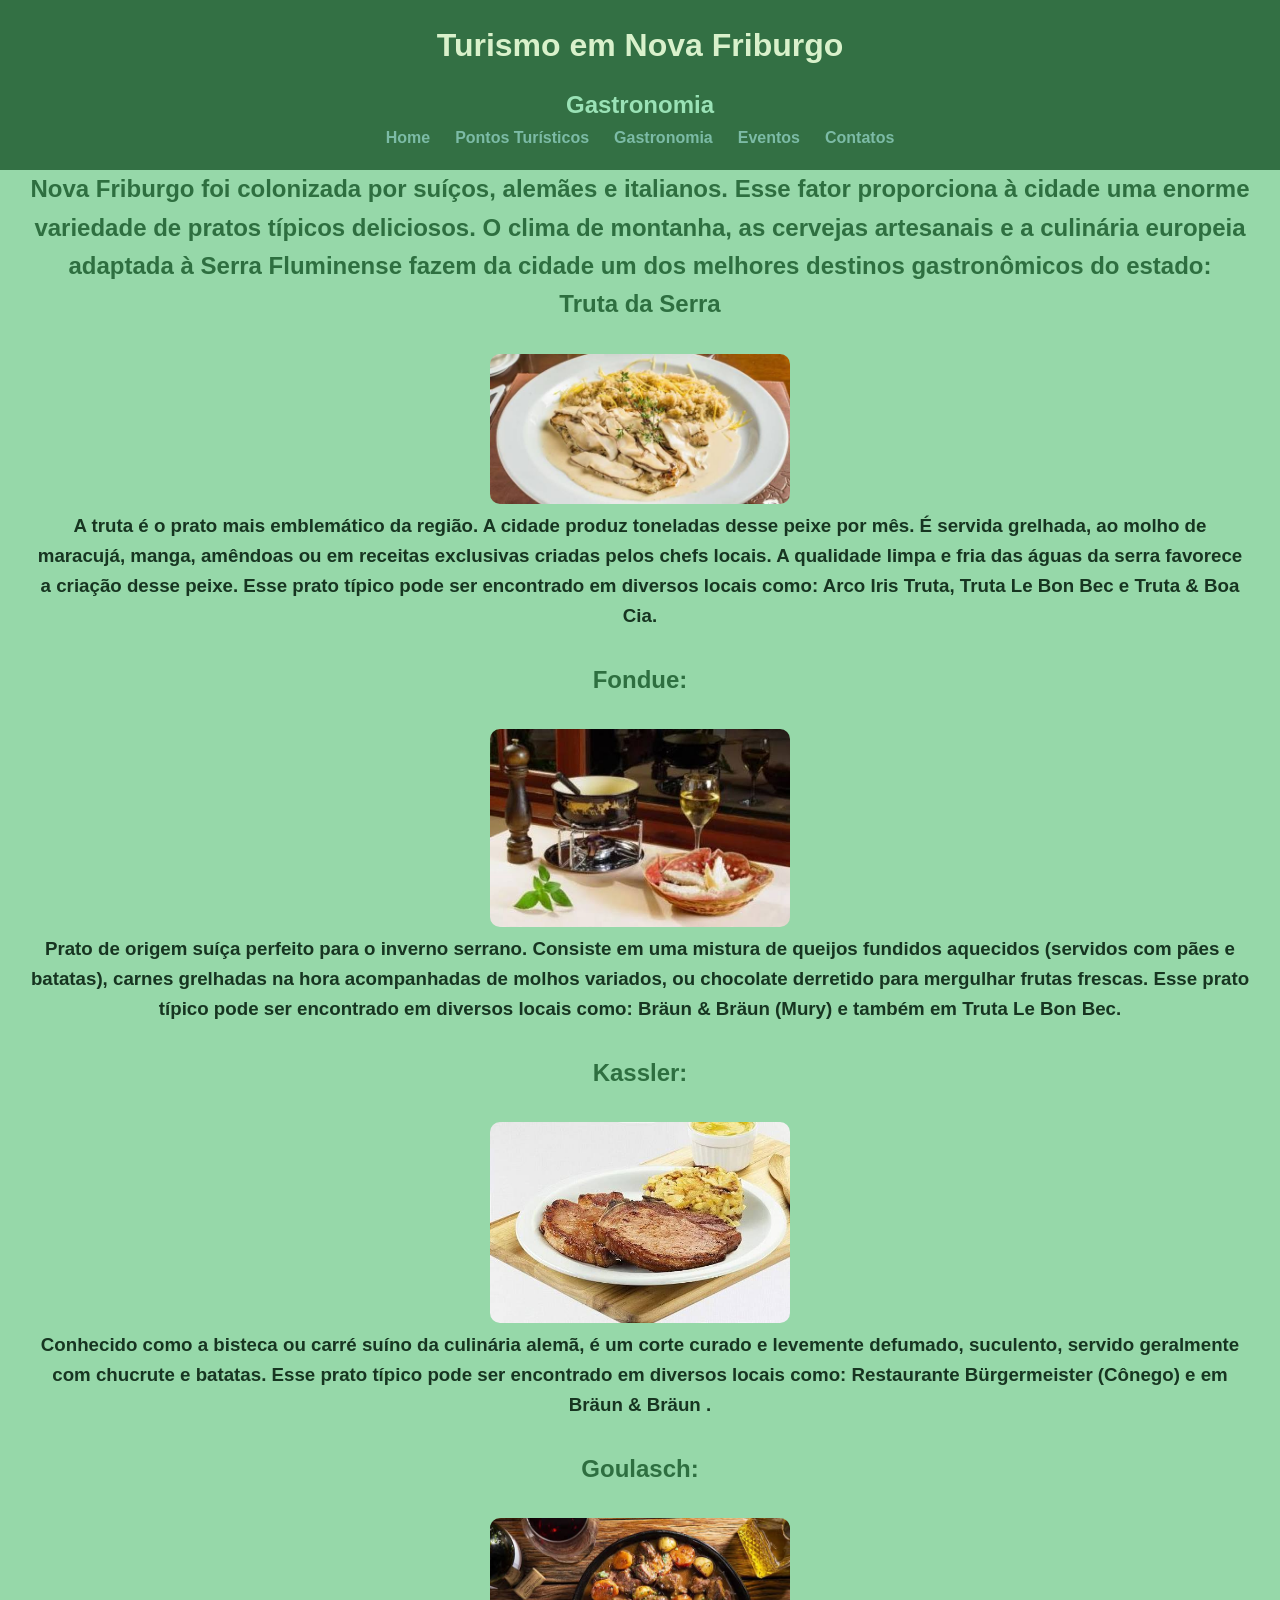
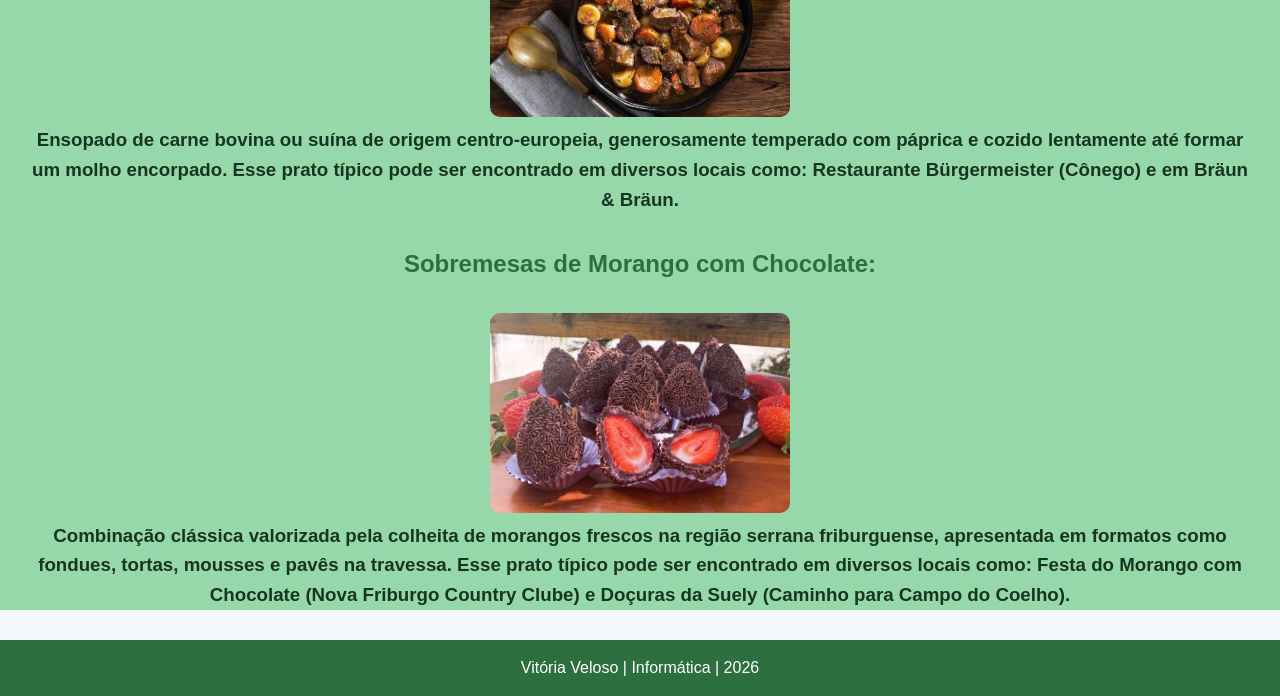
<file: turismo-nova-friburgo/gastronomia.html>
<!DOCTYPE html>
<html lang="pt-br">
    <head>
        <title>Turismo Nova Friburgo</title>
        <meta charset="UTF-8">
        <link rel="stylesheet" href="css/style.css">
    </head>
    <body> 
        <header> 
            <h1>Turismo em Nova Friburgo</h1>
            <h2>Gastronomia</h2>
            <nav> 
                <ul> 
                    <li>
                        <a href="index.html">Home</a>
                    </li>
                    <li>
                        <a href="pontos-turisticos.html">Pontos Turísticos</a>
                    </li>
                    <li>
                        <a href="gastronomia.html">Gastronomia</a>
                    </li>
                    <li>
                        <a href="eventos.html">Eventos</a>
                    </li>
                    <li>
                        <a href="contato.html">Contatos</a>
                    </li>
                </ul>
            </nav>

        </header>

        <main>
            <h2>Nova Friburgo foi colonizada por suíços, alemães e italianos. 
                Esse fator proporciona à cidade uma enorme variedade de pratos 
                típicos deliciosos.
                O clima de montanha, as cervejas artesanais e a culinária europeia 
                adaptada à Serra Fluminense fazem da cidade um dos melhores 
                destinos gastronômicos do estado:</h2>

                <ul>
                    <li><h2>Truta da Serra</h2></li> 
                    <section class="ponto">
                        <img src="imagens/truta.jpg">
                    <h3>A truta é o prato mais emblemático da região. A cidade 
                        produz toneladas desse peixe por mês. É servida grelhada, 
                        ao molho de maracujá, manga, amêndoas ou em receitas exclusivas 
                        criadas pelos chefs locais. A qualidade limpa e fria das águas da serra 
                        favorece a criação desse peixe.
                        Esse prato típico pode ser encontrado em diversos locais como: Arco Iris Truta, 
                        Truta Le Bon Bec e Truta & Boa Cia.</h3>
                    </section>

                    <li><h2>Fondue:</h2></li> 
                    <section class="ponto">
                        <img src="imagens/fondue.jpg">
                        <h3>Prato de origem suíça perfeito para o inverno serrano. Consiste em uma 
                        mistura de queijos fundidos aquecidos (servidos com pães e batatas), carnes 
                        grelhadas na hora acompanhadas de molhos variados, ou chocolate derretido para mergulhar 
                        frutas frescas.  Esse prato típico pode ser encontrado em diversos locais como: Bräun & Bräun (Mury) e também em 
                        Truta Le Bon Bec. </h3>
                    </section>
                    
                    <li><h2>Kassler: </h2></li> 
                    <section class="ponto">
                        <img src="imagens/kassler.jpg">
                        <h3> Conhecido como a bisteca ou carré suíno da culinária alemã, é um corte curado e 
                        levemente defumado, suculento, servido geralmente com chucrute e batatas.
                        Esse prato típico pode ser encontrado em diversos locais como: Restaurante Bürgermeister (Cônego) 
                        e em Bräun & Bräun .</h3>
                    </section>

                    <li><h2>Goulasch:</h2></li> 
                    <section class="ponto">
                        <img src="imagens/goulash.jpg">
                        <h3>Ensopado de carne bovina ou suína de origem centro-europeia, generosamente temperado 
                        com páprica e cozido lentamente até formar um molho encorpado.
                        Esse prato típico pode ser encontrado em diversos locais como: Restaurante Bürgermeister (Cônego) 
                        e em Bräun & Bräun.</h3>
                    </section>

                    <li><h2>Sobremesas de Morango com Chocolate: </h2></li> 
                    <section class="ponto">
                        <img src="imagens/morango.jpg">
                        <h3>Combinação clássica valorizada pela colheita de morangos frescos na região serrana 
                        friburguense, apresentada em formatos como fondues, tortas, mousses e pavês na travessa.
                        Esse prato típico pode ser encontrado em diversos locais como: Festa do Morango com 
                        Chocolate (Nova Friburgo Country Clube) e Doçuras da Suely (Caminho para Campo do Coelho).</h3>
                    </section>
                </ul>
        </main>

        <footer>
            <p> Vitória Veloso | Informática | 2026 </p>
        </footer>
    </body>
</html>
</file>
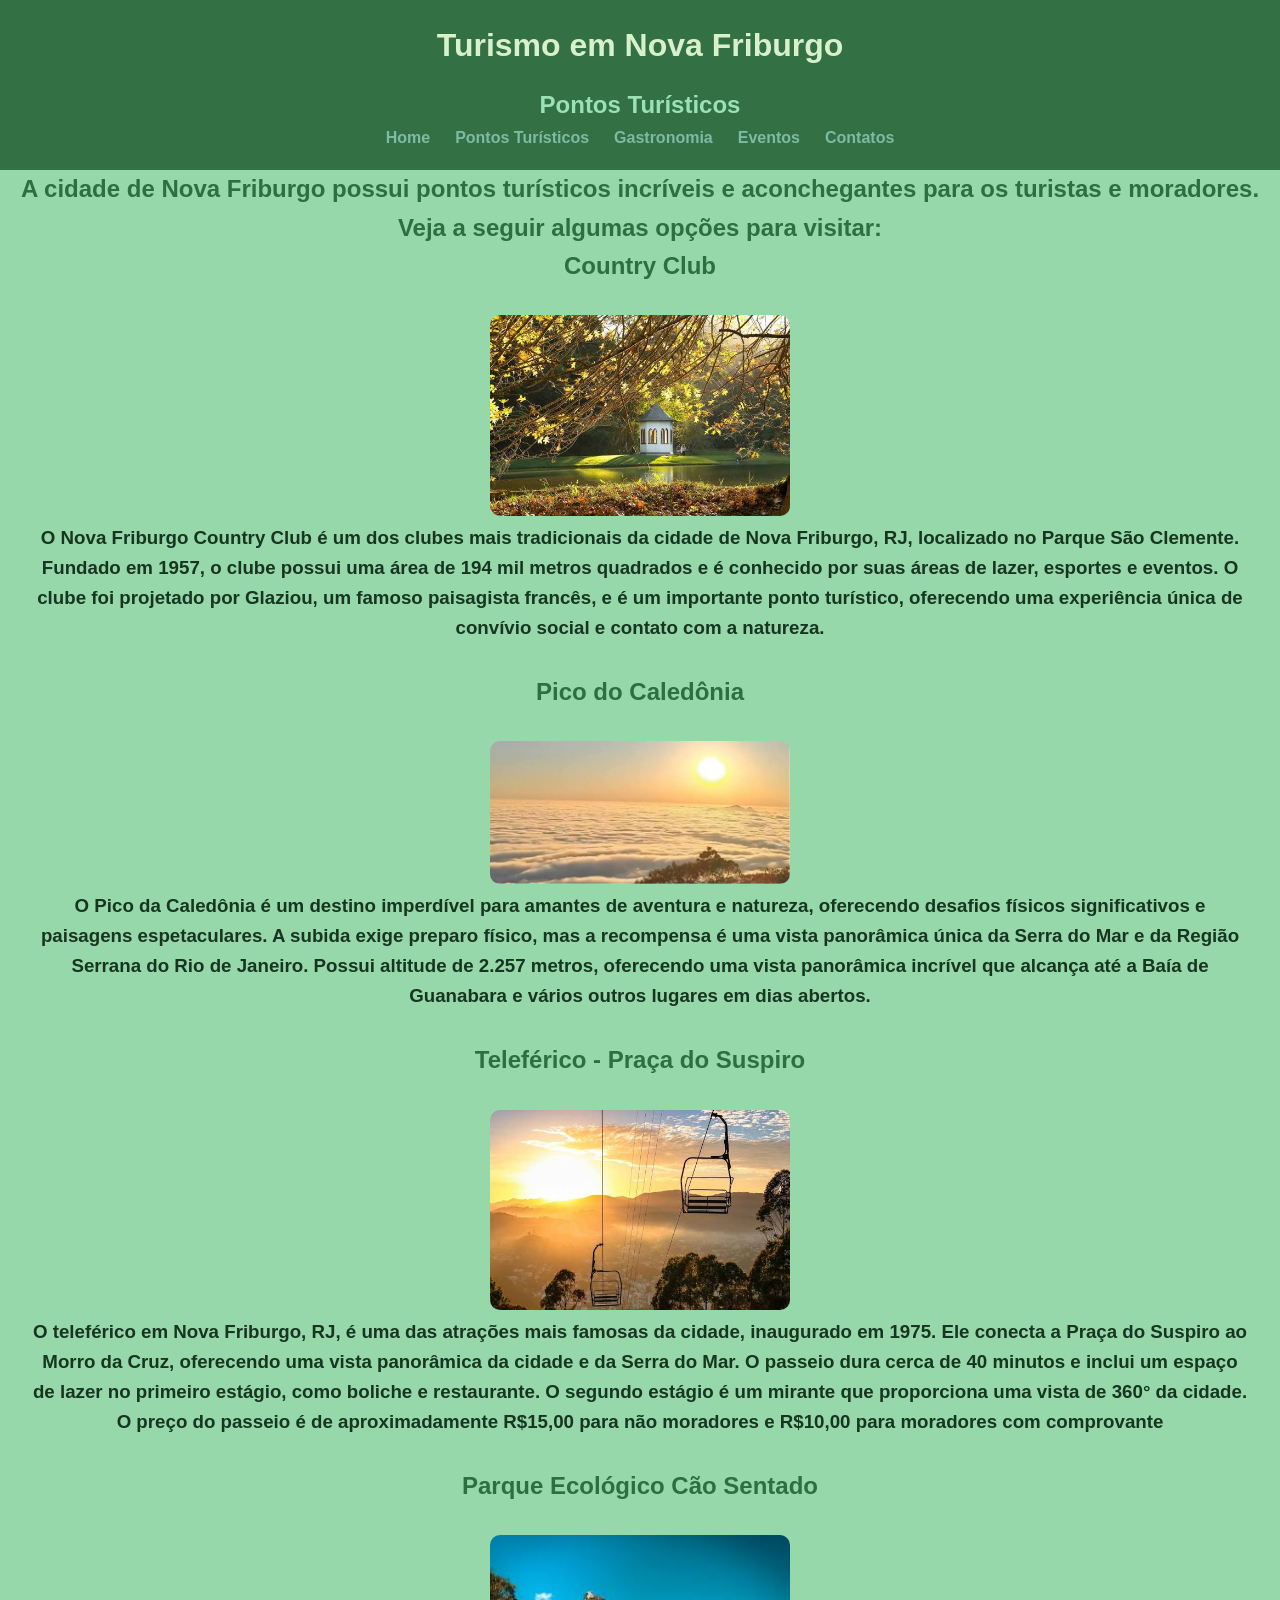
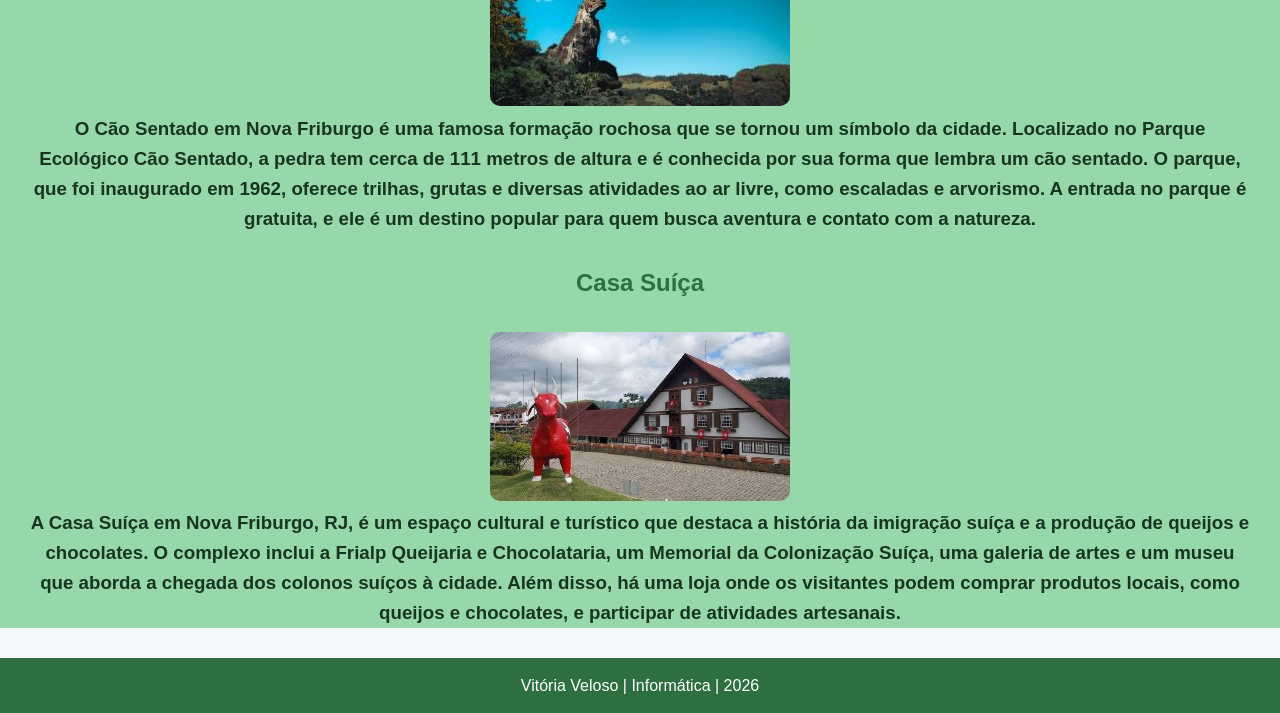
<file: turismo-nova-friburgo/pontos-turisticos.html>
<!DOCTYPE html>
<html lang="pt-br">
    <head>
        <title>Turismo Nova Friburgo</title>
        <meta charset="UTF-8">
        <link rel="stylesheet" href="css/style.css">
    </head>
    <body> 
        <header> 
            <h1>Turismo em Nova Friburgo</h1>
            <h2>Pontos Turísticos</h2>
            <nav> 
                <ul> 
                    <li>
                        <a href="index.html">Home</a>
                    </li>
                    <li>
                        <a href="pontos-turisticos.html">Pontos Turísticos</a>
                    </li>
                    <li>
                        <a href="gastronomia.html">Gastronomia</a>
                    </li>
                    <li>
                        <a href="eventos.html">Eventos</a>
                    </li>
                    <li>
                        <a href="contato.html">Contatos</a>
                    </li>
                </ul>
            </nav>

        </header>

        <main>
            <h2>A cidade de Nova Friburgo possui pontos turísticos incríveis e aconchegantes para os turistas e moradores. 
                Veja a seguir algumas opções para visitar:
            </h2>

            <ul>
                <li><h2>Country Club</h2></li> 
                    <section class="ponto">
                        <img src="imagens/CountryClub.jpg">
                        <h3>O Nova Friburgo Country Club é um dos clubes mais tradicionais 
                        da cidade de Nova Friburgo, RJ, localizado no Parque São Clemente. 
                        Fundado em 1957, o clube possui uma área de 194 mil metros quadrados 
                        e é conhecido por suas áreas de lazer, esportes e eventos. O clube 
                        foi projetado por Glaziou, um famoso paisagista francês, e é um 
                        importante ponto turístico, oferecendo uma experiência única de 
                        convívio social e contato com a natureza.</h3>
                    </section>

                <li><h2>Pico do Caledônia</h2></li>
                <section class="ponto">
                     <img src="imagens/caledonia.jpg">
                    <h3>O Pico da Caledônia é um destino imperdível para amantes de 
                    aventura e natureza, oferecendo desafios físicos significativos 
                    e paisagens espetaculares. A subida exige preparo físico, mas a 
                    recompensa é uma vista panorâmica única da Serra do Mar e da 
                    Região Serrana do Rio de Janeiro. Possui altitude de 2.257 metros, 
                    oferecendo uma vista panorâmica incrível que alcança até a 
                    Baía de Guanabara e vários outros lugares em dias abertos. </h3>
                </section>

                <li><h2>Teleférico - Praça do Suspiro</h2></li> 
                <section class="ponto">
                    <img src="imagens/teleferico.jpg">
                    <h3>O teleférico em Nova Friburgo, RJ, é uma das atrações mais 
                    famosas da cidade, inaugurado em 1975. Ele conecta a Praça do 
                    Suspiro ao Morro da Cruz, oferecendo uma vista panorâmica 
                    da cidade e da Serra do Mar. O passeio dura cerca de 40 minutos 
                    e inclui um espaço de lazer no primeiro estágio, como boliche 
                    e restaurante. O segundo estágio é um mirante que proporciona 
                    uma vista de 360° da cidade. O preço do passeio é de aproximadamente 
                    R$15,00 para não moradores e R$10,00 para moradores com comprovante</h3>
                </section>

                <li><h2>Parque Ecológico Cão Sentado</h2></li>
                <section class="ponto">
                     <img src="imagens/caoSentado.jpg">
                    <h3>O Cão Sentado em Nova Friburgo é uma famosa formação rochosa 
                    que se tornou um símbolo da cidade. Localizado no Parque 
                    Ecológico Cão Sentado, a pedra tem cerca de 111 metros de 
                    altura e é conhecida por sua forma que lembra um cão sentado. 
                    O parque, que foi inaugurado em 1962, oferece trilhas, grutas 
                    e diversas atividades ao ar livre, como escaladas e arvorismo. 
                    A entrada no parque é gratuita, e ele é um destino popular 
                    para quem busca aventura e contato com a natureza.</h3>
                </section>
                
                <li><h2>Casa Suíça</h2></li> 
                <section class="ponto">
                    <img src="imagens/casa.jpg">
                    <h3>A Casa Suíça em Nova Friburgo, RJ, é um espaço cultural e 
                    turístico que destaca a história da imigração suíça e a 
                    produção de queijos e chocolates. O complexo inclui a 
                    Frialp Queijaria e Chocolataria, um Memorial da Colonização Suíça, uma 
                    galeria de artes e um museu que aborda a chegada dos colonos suíços 
                    à cidade. Além disso, há uma loja onde os visitantes podem comprar 
                    produtos locais, como queijos e chocolates, e participar de atividades artesanais.</h3>
                </section>
            </ul>

        </main>

        <footer>
            <p> Vitória Veloso | Informática | 2026 </p>
        </footer>
    </body>
</html>
</file>
<file: css/estilo.css>
body{
    font-family: Arial, sans-serif;
    background-color: #f2f2f2;
    color: black;
    margin: 20px;
}

header{
    background-color: lightblue;
    padding: 15px;
    text-align: center;
}

section{
    background-color: white;
    padding: 10px;
    margin-top: 15px;
    border: 1px solid lightgray;
}

h1{
    color: darkblue;
}

h2{
    color: blue;
}

a{
    color: blue;
    text-decoration: none;
}

footer{
    text-align: center;
    margin-top: 20px;
    padding: 10px;
    background-color: lightblue;
}
</file>
<file: aula2409/css/estilo.css>
:root {
    --azul: rgb(78,71,221);
    --lilas: rgb(224, 215, 255);

    --fonts: Arial, Tahoma, sans-serif;

    --font-dark: #333;
    --font-light: #999;
    --font-inverse: #fff;
    --font-blue: rgb(100, 102, 233);
}

* {
    box-sizing: border-box;
    margin:0;
    padding:0;
    font-family: var(--fonts);
}

ol {
    list-style: none;
}

.card * {
    font-family: var(--fonts);
}

.card {
    border: 1px #333 solid;
    border-radius: 5px;
    box-shadow: 2px 2px 15px #999;

    width: 400px;
    height: 500px;
    padding: 20px;
}

.card-head {
    text-align: center;
}

.card-head, .card-body, .card-ctrl {
    width: 370px;
    margin:auto;
}

.card-ico {
    border-radius: 50%;
    background-color: var(--lilas);
    color: var(--font-blue);
    padding: 20px;
    margin-bottom: 15px;
}

.card-title {
    font-size: 1.3em;
    margin-bottom: 10px;
}

.card-subtitle {
    width: 90%;
    margin:auto;
    font-size: .8em;
    color:var(--font-light);
    line-height: 1.4;
}

.card-step {
    border-radius: 50%;
    padding:5px 10px;
    background-color: var(--lilas);
    color: var(--font-blue);
    float:left;
    margin:5px 10px 5px 0;
}

.card-step-title {
    font-size: .9em;
}

.card-step-description {
    font-size: .7em;
}

.card-steps li {
    display: flex;
    flex-direction: row;
}

.card-ctrl a {
    text-decoration: none;
    font-size: .8em;
}

.btn {
    display: inline-block;
    width: 360px;
    border-radius: 5px;
    padding:5px;
    text-align: center;
    margin-bottom: 10px;
}

.btn-success {
    color: var(--font-inverse);
    background-color: var(--azul);
}

.btn-success:hover {
    
}

.btn-secondary {
    color: var(--font-dark);
    background-color: var(--lilas);
}
</file>
<file: responsividade/CSS/estilo.css>
/*Tela de celular*/
@media (max-width:480px){
    body{
        background-color:aqua;
    }
}

/*Tela de tablet*/
@media (min-width:481px) and (max-width:991px){
     body{
        background-color:aquamarine;
    }
}

/*Tela de desktop*/
@media (min-width:992px) and (max-width:1199px){
     body{
        background-color:blue;
    }
}

/*Tela de computador grande*/
@media (min-width:1200px) {
     body{
        background-color:cadetblue;
    }
}
</file>
<file: Revisao3/CSS/estilo.css>
* {
    margin: 0;
    padding: 0;
    box-sizing: border-box;
}
body {
    font-family: Arial, sans-serif;
    background-color: #f0f2fa;
    color: #17244c;
}
img {
    max-width: 100%;
    height: auto;
}
.cabecalho {
    background-color: #172d68;
    padding: 20px 5%;
}
.menu {
    display: flex;
    justify-content: space-between;
    align-items: center;
    flex-wrap: wrap;
    gap: 20px;
}
.destaque {
    display: flex;
    justify-content: center;
    align-items: center;
    padding: 60px 20px;
}
.programacao {
    padding: 30px 0;
}
.inscricao {
    padding: 20px 0;
}
.rodape {
    background-color: #172d68;
    color: white;
    text-align: center;
    padding: 20px;
}
.menu__logo {
    color: white;
    font-size: 22px;
}
.menu__lista {
    display: flex;
    list-style: none;
    gap: 30px;
    flex-wrap: wrap;
    margin-bottom: 0;
}
.menu__lista a {
    color: white;
    text-decoration: none;
    font-size: 15px;
    transition: color 0.3s;
}
.menu__lista a::after {
    content: '';
    display: block;
    height: 2px;
    background: #fff;
    transform: scaleX(0);
    transition: transform 0.3s ease;
}
.destaque__card {
    background-color: white;
    width: 850px;
    max-width: 100%;
    display: flex;
    align-items: center;
    gap: 25px;
    padding: 20px;
    border-radius: 18px;
    box-shadow: 0 8px 20px rgba(50, 40, 150, 0.2);
    animation: aparecer 1s ease 0.2s backwards;
    transition: transform 0.4s, box-shadow 0.4s;
}
.destaque__imagem {
    width: 40%;
    min-width: 0;
}
.destaque__imagem img {
    width: 100%;
    height: 280px;
    object-fit: cover;
    border-radius: 12px;
    filter: brightness(0.9) saturate(1.2);
    transition: filter 0.4s;
}
.destaque__conteudo {
    width: 60%;
    min-width: 0;
    display: flex;
    flex-direction: column;
    gap: 15px;
}
.destaque__etiqueta {
    background-color: #e8e1ff;
    color: #5032a0;
    padding: 8px 12px;
    border-radius: 8px;
    font-size: 14px;
    font-weight: bold;
    width: fit-content;
}
.destaque__conteudo h1 {
    font-size: 25px;
    color: #17244c;
}
.destaque__palestrante,
.destaque__data,
.destaque__local {
    font-size: 16px;
    color: #303858;
}
.destaque__descricao {
    font-size: 14px;
    line-height: 1.5;
    color: #444;
}
.destaque__botao {
    background-color: #5835b5;
    color: white;
    text-decoration: none;
    text-align: center;
    padding: 12px 20px;
    border-radius: 10px;
    width: fit-content;
    transition: background-color 0.3s, transform 0.3s;
}
.programacao__titulo {
    font-size: 26px;
    color: #17244c;
    margin-bottom: 25px;
}
.programacao__card {
    background-color: white;
    height: 100%;
    padding: 25px;
    border-radius: 15px;
    box-shadow: 0 5px 15px rgba(0, 0, 0, 0.12);
    display: flex;
    flex-direction: column;
    gap: 15px;
}
.programacao__subtitulo {
    font-size: 20px;
    color: #5032a0;
}
.programacao__card p {
    font-size: 14px;
    line-height: 1.5;
    color: #444;
}
.inscricao__titulo {
    font-size: 23px;
    margin-bottom: 12px;
}
.menu__lista a:hover {
    color: #aebeff;
}
.menu__lista a:hover::after {
    transform: scaleX(1);
}
.destaque__card:hover {
    transform: translateY(-8px);
    box-shadow: 0 12px 25px rgba(0, 0, 0, 0.25);
}
.destaque__imagem img:hover {
    filter: brightness(1.1) saturate(1.3);
}
.destaque__botao:hover {
    background-color: #392080;
    transform: scale(1.05);
}
body {
    background-color: #f0f2fa;
    color: #17244c;
}
.cabecalho,
.rodape {
    background-color: #172d68;
}
.destaque__etiqueta {
    background-color: #e8e1ff;
    color: #5032a0;
}
@keyframes aparecer {
    from {
        opacity: 0;
        transform: translateY(25px);
    }
    to {
        opacity: 1;
        transform: translateY(0);
    }
}
@media (min-width: 768px) and (max-width: 991px) {
    .destaque {
        padding: 40px 10px;
    }
    .destaque__card {
        gap: 18px;
    }
    .destaque__imagem img {
        height: 250px;
    }
    .destaque__conteudo h1 {
        font-size: 22px;
    }
}
@media (max-width: 767px) {
    .menu {
        flex-direction: column;
        align-items: center;
    }
    .menu__lista {
        justify-content: center;
        gap: 15px;
    }
    .menu__lista a {
        font-size: 14px;
    }
    .destaque {
        padding: 30px 10px;
    }
    .destaque__card {
        flex-direction: column;
        width: 100%;
    }
    .destaque__imagem,
    .destaque__conteudo {
        width: 100%;
    }
    .destaque__imagem img {
        height: 230px;
    }
    .destaque__conteudo h1 {
        font-size: 21px;
    }
    .programacao__titulo {
        font-size: 23px;
    }
    .inscricao__titulo {
        font-size: 20px;
    }
}
</file>
<file: SEPEX/css/estilo.css>
@media (min-width:991px){
    *{
     font-family: Arial, Helvetica, sans-serif;
    }

        header{
            display: flex;
            flex-direction: row;
        }

        ul{
            display: flex;
            flex-direction: row;
            list-style: none;
            justify-content: right;
        }

        li{
            margin: 10px;
        }

        .botao{
            text-decoration: none;
            color: #fff;
            padding: 10px 20px;
            border-radius: 15px;
            background-color: rgb(14, 98, 255);
        }

        .botao:hover{
            transform: scale(2);
            transition: 500ms;
            color: #ffe798;
            background-color: rgb(38, 248, 255);
            box-shadow: 5px 5px 10px #888;
        }

        .programacao{
            display: flex;
            justify-content: space-around;
            width: 1000px;
        }

        .conteudo{
            text-align: center;
        }

        .programacao article{
            justify-content: space-around;
            border: 1px solid #000;
            width: 250px;
            box-shadow: 2px 3px 15px #666;
        }

        .programacao article :hover{
            transform: translateY(-5px) scale(1.1);
            box-shadow: 2px 3px 5px #666;
            transition: .5s ease;
        }

        .destaque{
            animation: pulsar .5s ease;
            animation-iteration-count: infinite;
        }

        h1{
            text-align: center;
            animation: titulo 1s ease;
        }

        @keyframes pulsar{ 
            0% {transform: scale(1);}
            50% {transform: scale(1.05);}
            100% {transform: scale(1);}
        }

         @keyframes titulo{ 
            0% {opacity: 0; transform: translateY(-20px);}
            100% {opacity: 1; transform: translateY(0px);}
        }
    }

        @media (max-width:480px){
            header, main, footer{
        width: 100%;}
        }
</file>
<file: Site01/css/style.css>
* {
    font-family: Arial, Helvetica, sans-serif;
    margin: 0;
}
 
header, footer{
    background-color: #1f1502;
    color: white;
}
 
header h1 {
    font-size: 3em;
    text-align: center;
    padding-top:80px;
}
 
header p {
    text-align: center;
    font-size: .8em;
    margin-bottom: 80px;
}
 
header a {
    color: white;
    text-decoration: none;
}
 
header li {
    padding: 5px 10px;
}
 
header li:first-child, header li:hover {
    background-color: #ac0047;
    padding: 5px 10px;
}
 
header ul {
    display: flex;
    justify-content: space-between;
    margin: auto;
    padding-bottom: 40px;
    width: 500px;
    list-style: none;
}
 
.laranja {
    background-color: #ca4e30;
}
</file>
<file: siteBootstrap/CSS/estilo.css>
.jumbotron {
    padding: 2rem 1rem;
    margin-bottom: 2rem;
    background-color: #e9ecef;
    border-radius: .3em;
    background-image: url(../img/vitrine.jpg);
    background-size: cover;
    background-position: center;
}

form {
    display: flex;
    flex-direction: row;
}

form * {
    margin: .1em;
}
</file>
<file: turismo-nova-friburgo/css/style.css>
/*Tela de tablet*/
@media (min-width:481px) and (max-width:991px){
    *{
    margin: 0;
    padding: 0;
    box-sizing: border-box;
    }

    body{
        font-family: Arial, sans-serif;
        background-color: #f4f8fb;
        color: #333;
        line-height: 1.6;
    }

    header{
        background-color: #337044;
        color: rgb(217, 241, 203);
        padding: 20px;
    }

    header h1{
        text-align: center;
        margin-bottom: 15px;
    }

    header h2{
        text-align: center;
        color: rgb(154, 226, 182);
    }

    nav ul{
        list-style: none;
        display: flex;
        justify-content: center;
    }
    nav li{
        margin-right: 25px;
    }

    nav li:last-child{
        margin-right: 0; 

    }

    nav a{
        color: rgb(124, 187, 166);
        text-decoration: none;
        font-weight: bold;
    }

    main{
        padding: 30 px;
        background-color: #96d8a9;
    }

    footer{
        background-color: #2e6f40;
        color: white;
        text-align: center;
        padding: 15px;
    }

    section{
        margin: 30px;
    }

    section h2{
        color: #2e6f40;
        margin-bottom: 15px;
    }

    section img{
        width: 50%;
        border-radius: 10px;
    }

    .colunas{
        display: flex;
        margin-top: 30px;
    }

    .esquerda{
        width: 50%;
        margin-right: 20px;
    }

    .esquerda img{
        width: 75%;
        border-radius: 10px;
    }

    .direita{
        width: 50%;
    }

    .direita img{
        width: 80%;
        border-radius: 10px;
    }

    main h2{
        font-family: Arial, sans-serif;
        color: #2e6f40;
        text-align: center;
    }

    main h3{
        font-family: Arial, sans-serif;
        color: #173521;
        text-align: center;
    }

    .ponto{
        text-align: center;
        font-family: Arial, sans-serif;
        color: #173521;
    }

    .ponto img{
        width: 300px;
    }

    .caixa{
        text-align: center;
        padding-top: 20vh;
    }
    
}

/*Tela de desktop*/
@media (min-width:992px) and (max-width:1199px){
    
    *{
        margin: 0;
        padding: 0;
        box-sizing: border-box;
    }

    body{
        font-family: Arial, sans-serif;
        background-color: #f4f8fb;
        color: #333;
        line-height: 1.6;
    }

    header{
        background-color: #337044;
        color: rgb(217, 241, 203);
        padding: 20px;
    }

    header h1{
        text-align: center;
        margin-bottom: 15px;
    }

    header h2{
        text-align: center;
        color: rgb(154, 226, 182);
    }

    nav ul{
        list-style: none;
        display: flex;
        justify-content: center;
    }
    nav li{
        margin-right: 25px;
    }

    nav li:last-child{
        margin-right: 0;

    }

    nav a{
        color: rgb(124, 187, 166);
        text-decoration: none;
        font-weight: bold;
    }

    main{
        padding: 30 px;
        background-color: #96d8a9;
    }

    footer{
        background-color: #2e6f40;
        color: white;
        text-align: center;
        padding: 15px;
    }

    section{
        margin: 30px;
    }

    section h2{
        color: #2e6f40;
        margin-bottom: 15px;
    }

    section img{
        width: 50%;
        border-radius: 10px;
    }

    .colunas{
        display: flex;
        margin-top: 30px;
    }

    .esquerda{
        width: 50%;
        margin-right: 20px;
    }

    .esquerda img{
        width: 75%;
        border-radius: 10px;
    }

    .direita{
        width: 50%;
    }

    .direita img{
        width: 80%;
        border-radius: 10px;
    }

    main h2{
        font-family: Arial, sans-serif;
        color: #2e6f40;
        text-align: center;
    }

    main h3{
        font-family: Arial, sans-serif;
        color: #173521;
        text-align: center;
    }

    .ponto{
        text-align: center;
        font-family: Arial, sans-serif;
        color: #173521;
    }

    .ponto img{
        width: 300px;
    }

    .caixa{
        text-align: center;
        padding-top: 20vh;
    }
}

 *{
        margin: 0;
        padding: 0;
        box-sizing: border-box;
    }

    body{
        font-family: Arial, sans-serif;
        background-color: #f4f8fb;
        color: #333;
        line-height: 1.6;
    }

    header{
        background-color: #337044;
        color: rgb(217, 241, 203);
        padding: 20px;
    }

    header h1{
        text-align: center;
        margin-bottom: 15px;
    }

    header h2{
        text-align: center;
        color: rgb(154, 226, 182);
    }

    nav ul{
        list-style: none;
        display: flex;
        justify-content: center;
    }
    nav li{
        margin-right: 25px;
    }

    nav li:last-child{
        margin-right: 0;

    }

    nav a{
        color: rgb(124, 187, 166);
        text-decoration: none;
        font-weight: bold;
    }

    main{
        padding: 30 px;
        background-color: #96d8a9;
    }

    footer{
        background-color: #2e6f40;
        color: white;
        text-align: center;
        padding: 15px;
    }

    section{
        margin: 30px;
    }

    section h2{
        color: #2e6f40;
        margin-bottom: 15px;
    }

    section img{
        width: 50%;
        border-radius: 10px;
    }

    .colunas{
        display: flex;
        margin-top: 30px;
    }

    .esquerda{
        width: 50%;
        margin-right: 20px;
    }

    .esquerda img{
        width: 75%;
        border-radius: 10px;
    }

    .direita{
        width: 50%;
    }

    .direita img{
        width: 80%;
        border-radius: 10px;
    }

    main h2{
        font-family: Arial, sans-serif;
        color: #2e6f40;
        text-align: center;
    }

    main h3{
        font-family: Arial, sans-serif;
        color: #173521;
        text-align: center;
    }

    .ponto{
        text-align: center;
        font-family: Arial, sans-serif;
        color: #173521;
    }

    .ponto img{
        width: 300px;
    }

    .caixa{
        text-align: center;
        padding-top: 20vh;
    }
</file>
